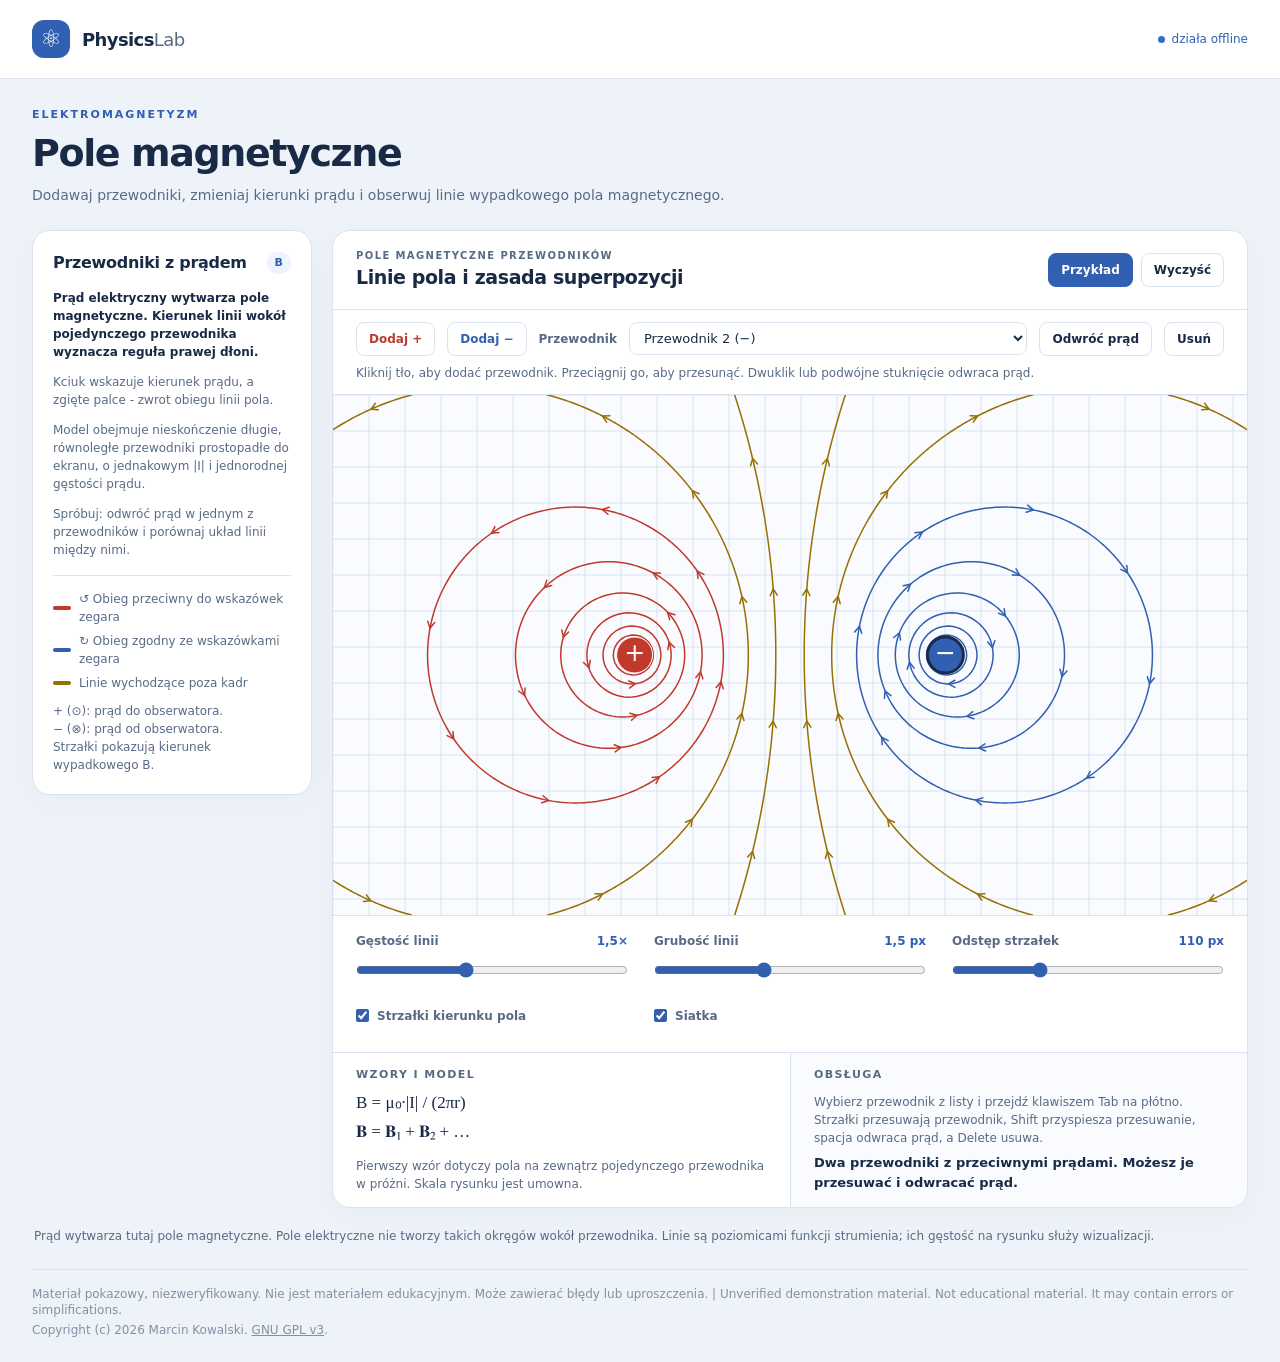
<file: magnetic-field.html>
<!DOCTYPE html>
<html lang="pl">
<head>
  <meta charset="UTF-8">
  <meta name="viewport" content="width=device-width, initial-scale=1">
  <title>Pole magnetyczne · PhysicsLab</title>
  <link rel="stylesheet" href="styles.css">
</head>
<body class="magnetic-lab">
  <header>
    <div class="header-inner">
      <div class="brand-mark">⚛</div>
      <a class="brand" href="./">Physics<span>Lab</span></a>
      <div class="offline">działa offline</div>
    </div>
  </header>
  <main>
    <section class="intro">
      <div class="eyebrow">Elektromagnetyzm</div>
      <h1>Pole magnetyczne</h1>
      <p class="muted">Dodawaj przewodniki, zmieniaj kierunki prądu i obserwuj linie wypadkowego pola magnetycznego.</p>
    </section>

    <div class="lab">
      <aside class="card lessons">
        <div class="section-top"><h2>Przewodniki z prądem</h2><span class="count-badge">B</span></div>
        <div class="lesson-info magnetic-model">
          <b>Prąd elektryczny wytwarza pole magnetyczne. Kierunek linii wokół pojedynczego przewodnika wyznacza reguła prawej dłoni.</b>
          <p>Kciuk wskazuje kierunek prądu, a zgięte palce - zwrot obiegu linii pola.</p>
          <p>Model obejmuje nieskończenie długie, równoległe przewodniki prostopadłe do ekranu, o jednakowym |I| i jednorodnej gęstości prądu.</p>
          <p>Spróbuj: odwróć prąd w jednym z przewodników i porównaj układ linii między nimi.</p>
        </div>
        <div class="legend">
          <span class="magnetic-positive"><i></i>↺ Obieg przeciwny do wskazówek zegara</span>
          <span class="magnetic-negative"><i></i>↻ Obieg zgodny ze wskazówkami zegara</span>
          <span class="magnetic-open"><i></i>Linie wychodzące poza kadr</span>
        </div>
        <p class="magnetic-note">+ (⊙): prąd do obserwatora.<br>− (⊗): prąd od obserwatora.<br>Strzałki pokazują kierunek wypadkowego B.</p>
      </aside>

      <section class="card workbench">
        <div class="bench-top">
          <div>
            <div class="bench-label">Pole magnetyczne przewodników</div>
            <div class="bench-title">Linie pola i zasada superpozycji</div>
          </div>
          <div class="bench-actions">
            <button id="exampleBtn" class="tool primary" type="button">Przykład</button>
            <button id="clearBtn" class="tool" type="button">Wyczyść</button>
          </div>
        </div>
        <div class="example-picker magnetic-toolbar">
          <button id="addPositive" class="tool magnetic-positive" type="button">Dodaj +</button>
          <button id="addNegative" class="tool magnetic-negative" type="button">Dodaj −</button>
          <label for="selection">Przewodnik</label>
          <select id="selection"><option value="">Brak przewodników</option></select>
          <button id="reverseBtn" class="tool" type="button" disabled>Odwróć prąd</button>
          <button id="deleteBtn" class="tool" type="button" disabled>Usuń</button>
          <p>Kliknij tło, aby dodać przewodnik. Przeciągnij go, aby przesunąć. Dwuklik lub podwójne stuknięcie odwraca prąd.</p>
        </div>
        <div class="stage magnetic-stage">
          <canvas id="fieldCanvas" tabindex="0" aria-label="Pole magnetyczne. Strzałki klawiatury przesuwają wybrany przewodnik, spacja odwraca prąd, Delete usuwa." aria-describedby="help">Twoja przeglądarka nie obsługuje Canvas.</canvas>
        </div>
        <div class="controls">
          <div class="ctl"><label for="density">Gęstość linii <output id="densityValue" for="density">1,5×</output></label><input id="density" type="range" min="0.5" max="3" step="0.1" value="1.5"></div>
          <div class="ctl"><label for="lineWidth">Grubość linii <output id="lineWidthValue" for="lineWidth">1,5 px</output></label><input id="lineWidth" type="range" min="0.5" max="3" step="0.25" value="1.5"></div>
          <div class="ctl"><label for="arrowGap">Odstęp strzałek <output id="arrowGapValue" for="arrowGap">110 px</output></label><input id="arrowGap" type="range" min="60" max="220" step="10" value="110"></div>
          <div class="ctl check"><label><input id="showArrows" type="checkbox" checked>Strzałki kierunku pola</label></div>
          <div class="ctl check"><label><input id="showGrid" type="checkbox" checked>Siatka</label></div>
        </div>
        <div class="formulas">
          <div>
            <h3>Wzory i model</h3>
            <div class="eq">B = μ₀·|I| / (2πr)<br>𝐁 = 𝐁₁ + 𝐁₂ + …</div>
            <p class="magnetic-note">Pierwszy wzór dotyczy pola na zewnątrz pojedynczego przewodnika w próżni. Skala rysunku jest umowna.</p>
          </div>
          <div>
            <h3>Obsługa</h3>
            <p id="help" class="magnetic-note">Wybierz przewodnik z listy i przejdź klawiszem Tab na płótno. Strzałki przesuwają przewodnik, Shift przyspiesza przesuwanie, spacja odwraca prąd, a Delete usuwa.</p>
            <div id="status" class="status" role="status" aria-live="polite"></div>
          </div>
        </div>
      </section>
    </div>
    <footer>Prąd wytwarza tutaj pole magnetyczne. Pole elektryczne nie tworzy takich okręgów wokół przewodnika. Linie są poziomicami funkcji strumienia; ich gęstość na rysunku służy wizualizacji.</footer>
  </main>

<footer class="project-notice" aria-label="Informacje o projekcie / Project information">
  <p>Materiał pokazowy, niezweryfikowany. Nie jest materiałem edukacyjnym. Może zawierać błędy lub uproszczenia. | Unverified demonstration material. Not educational material. It may contain errors or simplifications. </p>
  <p>Copyright (c) 2026 Marcin Kowalski. <a href="LICENSE" rel="license">GNU GPL v3</a>.</p>
</footer>
  <script>
    "use strict";
    const $ = id => document.getElementById(id);
    const canvas = $("fieldCanvas");
    const ctx = canvas.getContext("2d");
    const radius = 18, maxConductors = 12;
    const theme = getComputedStyle(document.body);
    const color = name => theme.getPropertyValue(`--field-${name}`).trim();
    const colors = { positive: color("positive"), negative: color("negative"), open: color("open") };
    let conductors = [], selectedId = null, nextId = 1;
    let width = 1, height = 1, initialized = false;
    let paths = [], geometryDirty = true, frame = 0;
    let gesture = null, lastTap = null;
    const pointers = new Set();
    const selected = () => conductors.find(c => c.id === selectedId);
    const clamp = (v, lo, hi) => Math.max(lo, Math.min(hi, v));
    function bounded(x, y) {
      const mx = Math.min(radius + 4, width / 2), my = Math.min(radius + 4, height / 2);
      return { x: clamp(x, mx, width - mx), y: clamp(y, my, height - my) };
    }
    function announce(message) { $("status").textContent = message; }
    function syncControls() {
      $("selection").replaceChildren();
      if (!conductors.length) $("selection").add(new Option("Brak przewodników", ""));
      for (const c of conductors) $("selection").add(new Option(`Przewodnik ${c.id} (${c.sign > 0 ? "+" : "−"})`, c.id));
      $("selection").value = selectedId === null ? "" : String(selectedId);
      $("reverseBtn").disabled = $("deleteBtn").disabled = !selected();
      $("addPositive").disabled = $("addNegative").disabled = conductors.length >= maxConductors;
    }
    function requestRender(rebuild = true) {
      geometryDirty ||= rebuild;
      if (!frame) frame = requestAnimationFrame(render);
    }
    // ψ = Σ I ln(r/R) outside a wire; the quadratic core models uniform current.
    // Screen y points down: B = (∂ψ/∂y, -∂ψ/∂x), so +I circulates counterclockwise.
    function streamAt(x, y) {
      let value = 0;
      for (const c of conductors) {
        const r2 = ((x - c.x) ** 2 + (y - c.y) ** 2) / radius ** 2;
        value += c.sign * (r2 >= 1 ? .5 * Math.log(r2) : .5 * (r2 - 1));
      }
      return value;
    }
    function fieldAt(x, y) {
      let bx = 0, by = 0;
      for (const c of conductors) {
        const dx = x - c.x, dy = y - c.y;
        const weight = c.sign / Math.max(dx * dx + dy * dy, radius * radius);
        bx += dy * weight; by -= dx * weight;
      }
      return { x: bx, y: by };
    }
    // Marching squares follows stream-function contours, avoiding integration drift.
    // Shared edge IDs join segments; an asymptotic decider resolves saddle cells.
    function buildContours() {
      if (!conductors.length) return [];
      const cell = Math.max(4, Math.sqrt(width * height / 45000));
      const nx = Math.max(1, Math.ceil(width / cell)), ny = Math.max(1, Math.ceil(height / cell));
      const sx = width / nx, sy = height / ny, stride = nx + 1;
      const values = new Float64Array(stride * (ny + 1));
      let low = Infinity, high = -Infinity;
      for (let y = 0; y <= ny; y++) for (let x = 0; x <= nx; x++) {
        const v = streamAt(x * sx, y * sy);
        values[y * stride + x] = v; low = Math.min(low, v); high = Math.max(high, v);
      }
      const spacing = Math.max(.55 / Number($("density").value), (high - low) / 120);
      const offset = .5; // Symmetric levels preserve geometry when all currents reverse; omit ψ = 0.
      const first = Math.ceil(low / spacing - offset), last = Math.floor(high / spacing - offset);
      const graphs = new Map(), verticalBase = nx * (ny + 1);
      for (let y = 0; y < ny; y++) for (let x = 0; x < nx; x++) {
        const a = values[y * stride + x], b = values[y * stride + x + 1];
        const c = values[(y + 1) * stride + x + 1], d = values[(y + 1) * stride + x];
        const start = Math.max(first, Math.ceil(Math.min(a, b, c, d) / spacing - offset));
        const end = Math.min(last, Math.floor(Math.max(a, b, c, d) / spacing - offset));
        for (let k = start; k <= end; k++) {
          const level = (k + offset) * spacing, v = [a - level, b - level, c - level, d - level];
          const edges = [];
          for (let e = 0; e < 4; e++) if ((v[e] > 0) !== (v[(e + 1) % 4] > 0)) edges.push(e);
          if (!edges.length) continue;
          let graph = graphs.get(k); if (!graph) graphs.set(k, graph = new Map());
          const ids = [y * nx + x, verticalBase + y * stride + x + 1, (y + 1) * nx + x, verticalBase + y * stride + x];
          const corners = [[x * sx, y * sy], [(x + 1) * sx, y * sy], [(x + 1) * sx, (y + 1) * sy], [x * sx, (y + 1) * sy]];
          const node = e => {
            const id = ids[e];
            if (!graph.has(id)) {
              const n = (e + 1) % 4, t = v[e] / (v[e] - v[n]);
              graph.set(id, { x: corners[e][0] + t * (corners[n][0] - corners[e][0]), y: corners[e][1] + t * (corners[n][1] - corners[e][1]), links: [] });
            }
            return id;
          };
          const connect = (e1, e2) => {
            const n1 = node(e1), n2 = node(e2);
            graph.get(n1).links.push(n2); graph.get(n2).links.push(n1);
          };
          if (edges.length === 2) connect(edges[0], edges[1]);
          else if (v[0] * v[2] - v[1] * v[3] > 0) { connect(0, 1); connect(2, 3); }
          else { connect(0, 3); connect(1, 2); }
        }
      }
      const result = [];
      for (const graph of graphs.values()) {
        const visited = new Set();
        function walk(start) {
          if (visited.has(start)) return;
          const points = [];
          let current = start, previous = null, closed = false;
          while (current !== undefined && !visited.has(current)) {
            visited.add(current);
            const p = graph.get(current); points.push({ x: p.x, y: p.y });
            const next = p.links.find(id => id !== previous);
            previous = current; current = next;
            if (current === start) { closed = true; break; }
          }
          if (points.length < 3) return;
          // Orient along B; signed area then determines the actual circulation.
          let alignment = 0;
          for (let i = 1; i < points.length; i++) {
            const p = points[i - 1], q = points[i], b = fieldAt((p.x + q.x) / 2, (p.y + q.y) / 2);
            alignment += (q.x - p.x) * b.x + (q.y - p.y) * b.y;
          }
          if (alignment < 0) points.reverse();
          let area = 0;
          if (closed) for (let i = 0; i < points.length; i++) {
            const p = points[i], q = points[(i + 1) % points.length]; area += p.x * q.y - q.x * p.y;
          }
          result.push({ points, closed, color: closed ? (area < 0 ? colors.positive : colors.negative) : colors.open });
        }
        for (const [id, p] of graph) if (p.links.length === 1) walk(id);
        for (const id of graph.keys()) walk(id);
      }
      return result;
    }
    function drawArrow(x, y, color) {
      if (conductors.some(c => Math.hypot(x - c.x, y - c.y) < radius + 9)) return;
      const b = fieldAt(x, y), magnitude = Math.hypot(b.x, b.y);
      if (magnitude < 1e-7) return;
      const ux = b.x / magnitude, uy = b.y / magnitude, size = 5 + Number($("lineWidth").value);
      ctx.beginPath();
      ctx.moveTo(x - ux * size - uy * size * .55, y - uy * size + ux * size * .55);
      ctx.lineTo(x, y);
      ctx.lineTo(x - ux * size + uy * size * .55, y - uy * size - ux * size * .55);
      ctx.strokeStyle = color; ctx.stroke();
    }
    function drawPath(path) {
      const points = path.points;
      ctx.beginPath(); ctx.moveTo(points[0].x, points[0].y);
      for (let i = 1; i < points.length; i++) ctx.lineTo(points[i].x, points[i].y);
      if (path.closed) ctx.closePath(); ctx.strokeStyle = path.color; ctx.stroke();
      if (!$("showArrows").checked) return;
      let total = 0;
      const count = points.length - (path.closed ? 0 : 1);
      for (let i = 0; i < count; i++) {
        const p = points[i], q = points[(i + 1) % points.length]; total += Math.hypot(q.x - p.x, q.y - p.y);
      }
      const number = Math.max(1, Math.floor(total / Number($("arrowGap").value))), gap = total / number;
      let distance = 0, target = gap * .5;
      for (let i = 0; i < count; i++) {
        const p = points[i], q = points[(i + 1) % points.length], length = Math.hypot(q.x - p.x, q.y - p.y);
        while (length > 0 && target <= distance + length) {
          const t = (target - distance) / length;
          drawArrow(p.x + t * (q.x - p.x), p.y + t * (q.y - p.y), path.color); target += gap;
        }
        distance += length;
      }
    }
    function render() {
      frame = 0;
      if (geometryDirty) { paths = buildContours(); geometryDirty = false; }
      ctx.fillStyle = color("background"); ctx.fillRect(0, 0, width, height);
      if ($("showGrid").checked) {
        ctx.strokeStyle = color("grid"); ctx.lineWidth = 1; ctx.beginPath();
        for (let x = 0; x <= width; x += 36) { ctx.moveTo(x, 0); ctx.lineTo(x, height); }
        for (let y = 0; y <= height; y += 36) { ctx.moveTo(0, y); ctx.lineTo(width, y); }
        ctx.stroke();
      }
      ctx.lineWidth = Number($("lineWidth").value); ctx.lineJoin = "round"; ctx.lineCap = "round";
      for (const path of paths) drawPath(path);
      for (const c of conductors) {
        ctx.beginPath(); ctx.arc(c.x, c.y, radius, 0, 2 * Math.PI);
        ctx.fillStyle = c.sign > 0 ? colors.positive : colors.negative; ctx.fill();
        ctx.lineWidth = c.id === selectedId ? 3 : 1;
        ctx.strokeStyle = c.id === selectedId ? color("selection") : color("symbol"); ctx.stroke();
        ctx.fillStyle = color("symbol"); ctx.textAlign = "center"; ctx.textBaseline = "middle"; ctx.font = `500 25px ${theme.fontFamily}`;
        ctx.fillText(c.sign > 0 ? "+" : "−", c.x, c.y - 1);
      }
      if (!conductors.length) {
        ctx.fillStyle = color("muted"); ctx.textAlign = "center"; ctx.font = `14px ${theme.fontFamily}`;
        ctx.fillText("Dotknij tła, aby dodać przewodnik", width / 2, height / 2);
      }
    }
    function canPlace(x, y, exceptId = null) {
      return conductors.every(c => c.id === exceptId || Math.hypot(c.x - x, c.y - y) >= 2 * radius + 6);
    }
    function addConductor(x, y, sign = 1) {
      const p = bounded(x, y);
      if (conductors.length >= maxConductors) { announce(`Maksymalnie ${maxConductors} przewodników.`); return null; }
      if (!canPlace(p.x, p.y)) { announce("Zachowaj odstęp między przewodnikami."); return null; }
      const c = { id: nextId++, ...p, sign }; conductors.push(c); selectedId = c.id;
      syncControls(); requestRender(); announce(`Dodano przewodnik ${c.id}.`); return c;
    }
    function addFromButton(sign) {
      for (let row = 0; row < Math.ceil(height / 50); row++) for (let col = 0; col < Math.ceil(width / 50); col++) {
        const p = bounded((width * .5 + col * 50) % width, (height * .5 + row * 50) % height);
        if (canPlace(p.x, p.y)) { addConductor(p.x, p.y, sign); return; }
      }
      announce("Brak miejsca. Przesuń lub usuń przewodnik.");
    }
    function reverseCurrent() {
      const c = selected(); if (!c) return;
      c.sign *= -1; lastTap = null; syncControls(); requestRender();
      announce(`Przewodnik ${c.id}: prąd ${c.sign > 0 ? "do obserwatora" : "od obserwatora"}.`);
    }
    function removeSelected() {
      if (!selected()) return;
      cancelGesture();
      conductors = conductors.filter(c => c.id !== selectedId);
      selectedId = conductors.at(-1)?.id ?? null; lastTap = null;
      syncControls(); requestRender(); announce("Usunięto przewodnik.");
    }
    function clearAll() {
      cancelGesture(); conductors = []; selectedId = null; lastTap = null;
      syncControls(); requestRender(); announce("Pusta scena. Dotknij tła lub użyj przycisku Dodaj.");
    }
    function example() {
      clearAll(); addConductor(width * .33, height * .5, 1); addConductor(width * .67, height * .5, -1);
      announce("Dwa przewodniki z przeciwnymi prądami. Możesz je przesuwać i odwracać prąd.");
    }
    function resize() {
      const rect = canvas.getBoundingClientRect(), oldWidth = width, oldHeight = height;
      const ratio = Math.min(window.devicePixelRatio || 1, 3);
      const nextWidth = Math.max(1, rect.width), nextHeight = Math.max(1, rect.height);
      if (initialized && width === nextWidth && height === nextHeight &&
          canvas.width === Math.round(nextWidth * ratio) && canvas.height === Math.round(nextHeight * ratio)) return;
      width = nextWidth; height = nextHeight;
      canvas.width = Math.round(width * ratio); canvas.height = Math.round(height * ratio);
      ctx.setTransform(canvas.width / width, 0, 0, canvas.height / height, 0, 0);
      cancelGesture(); lastTap = null;
      for (const c of conductors) Object.assign(c, bounded(c.x * width / oldWidth, c.y * height / oldHeight));
      for (const c of conductors) if (!canPlace(c.x, c.y, c.id)) {
        let found = false;
        for (let y = radius + 4; y < height - radius && !found; y += 44) {
          for (let x = radius + 4; x < width - radius; x += 44) if (canPlace(x, y, c.id)) {
            c.x = x; c.y = y; found = true; break;
          }
        }
      }
      if (!initialized) { initialized = true; example(); }
      requestRender();
    }
    function point(event) {
      const rect = canvas.getBoundingClientRect();
      return { x: (event.clientX - rect.left) * width / rect.width, y: (event.clientY - rect.top) * height / rect.height };
    }
    function hitAt(p, type) {
      const hitRadius = type === "mouse" ? radius + 6 : radius + 12;
      return conductors.filter(c => Math.hypot(c.x - p.x, c.y - p.y) <= hitRadius)
        .sort((a, b) => Math.hypot(a.x - p.x, a.y - p.y) - Math.hypot(b.x - p.x, b.y - p.y))[0];
    }
    function cancelGesture() {
      const old = gesture; gesture = null;
      if (old && canvas.hasPointerCapture(old.pointerId)) canvas.releasePointerCapture(old.pointerId);
    }
    canvas.addEventListener("pointerdown", event => {
      if (event.button !== 0) return;
      pointers.add(event.pointerId);
      if (pointers.size !== 1 || !event.isPrimary) { cancelGesture(); lastTap = null; return; }
      event.preventDefault(); canvas.focus({ preventScroll: true });
      const p = point(event), c = hitAt(p, event.pointerType);
      gesture = { pointerId: event.pointerId, id: c?.id ?? null, start: p, dx: c ? p.x - c.x : 0, dy: c ? p.y - c.y : 0, moved: false, time: performance.now() };
      if (c) { selectedId = c.id; syncControls(); requestRender(false); }
      canvas.setPointerCapture(event.pointerId);
    });
    function moveGesture(event) {
      if (!gesture || event.pointerId !== gesture.pointerId) return;
      const p = point(event);
      if (Math.hypot(p.x - gesture.start.x, p.y - gesture.start.y) > 8) { gesture.moved = true; lastTap = null; }
      if (!gesture.moved || gesture.id === null) return;
      const c = conductors.find(item => item.id === gesture.id); if (!c) return;
      const next = bounded(p.x - gesture.dx, p.y - gesture.dy);
      if (canPlace(next.x, next.y, c.id)) { Object.assign(c, next); requestRender(); }
    }
    canvas.addEventListener("pointermove", moveGesture);
    canvas.addEventListener("pointerup", event => {
      pointers.delete(event.pointerId);
      if (!gesture || event.pointerId !== gesture.pointerId) return;
      moveGesture(event);
      const g = gesture, p = point(event), now = performance.now(); cancelGesture();
      if (g.moved || now - g.time > 500 || p.x < 0 || p.y < 0 || p.x > width || p.y > height) { lastTap = null; return; }
      const c = conductors.find(item => item.id === g.id);
      if (g.id === null) { addConductor(p.x, p.y); lastTap = null; return; }
      if (!c) { lastTap = null; return; }
      selectedId = c.id;
      if (lastTap && lastTap.id === c.id && now - lastTap.time <= 360 && Math.hypot(p.x - lastTap.x, p.y - lastTap.y) <= 24) reverseCurrent();
      else { lastTap = { id: c.id, time: now, ...p }; syncControls(); requestRender(false); }
    });
    window.addEventListener("pointerup", event => pointers.delete(event.pointerId));
    window.addEventListener("pointercancel", event => {
      pointers.delete(event.pointerId); lastTap = null;
      if (gesture?.pointerId === event.pointerId) cancelGesture();
    });
    canvas.addEventListener("lostpointercapture", event => {
      pointers.delete(event.pointerId);
      if (gesture?.pointerId === event.pointerId) { gesture = null; lastTap = null; }
    });
    window.addEventListener("blur", () => { cancelGesture(); pointers.clear(); lastTap = null; });
    canvas.addEventListener("contextmenu", event => event.preventDefault());
    // Pointer Events handle every tap; no synthetic click/dblclick or duplicate touch listeners.
    $("addPositive").addEventListener("click", () => addFromButton(1));
    $("addNegative").addEventListener("click", () => addFromButton(-1));
    $("reverseBtn").addEventListener("click", reverseCurrent);
    $("deleteBtn").addEventListener("click", removeSelected);
    $("clearBtn").addEventListener("click", clearAll);
    $("exampleBtn").addEventListener("click", example);
    $("selection").addEventListener("change", () => { selectedId = Number($("selection").value) || null; lastTap = null; syncControls(); requestRender(false); });
    canvas.addEventListener("keydown", event => {
      if (event.key === "Delete" || event.key === "Backspace") { event.preventDefault(); removeSelected(); }
      if (event.code === "Space" && !event.repeat) { event.preventDefault(); reverseCurrent(); }
      const directions = { ArrowLeft: [-1, 0], ArrowRight: [1, 0], ArrowUp: [0, -1], ArrowDown: [0, 1] };
      const direction = directions[event.key], c = selected();
      if (direction && c) {
        event.preventDefault(); const step = event.shiftKey ? 20 : 5;
        const p = bounded(c.x + direction[0] * step, c.y + direction[1] * step);
        if (canPlace(p.x, p.y, c.id)) { Object.assign(c, p); requestRender(); }
      }
    });
    for (const id of ["density", "lineWidth", "arrowGap"]) $(id).addEventListener("input", () => {
      $(id + "Value").value = Number($(id).value).toLocaleString("pl-PL") + (id === "density" ? "×" : " px");
      requestRender(id === "density");
    });
    for (const id of ["showArrows", "showGrid"]) $(id).addEventListener("change", () => requestRender(false));
    new ResizeObserver(resize).observe(canvas.parentElement);
    window.addEventListener("resize", resize);
    resize();
  </script>
</body>
</html>
</file>
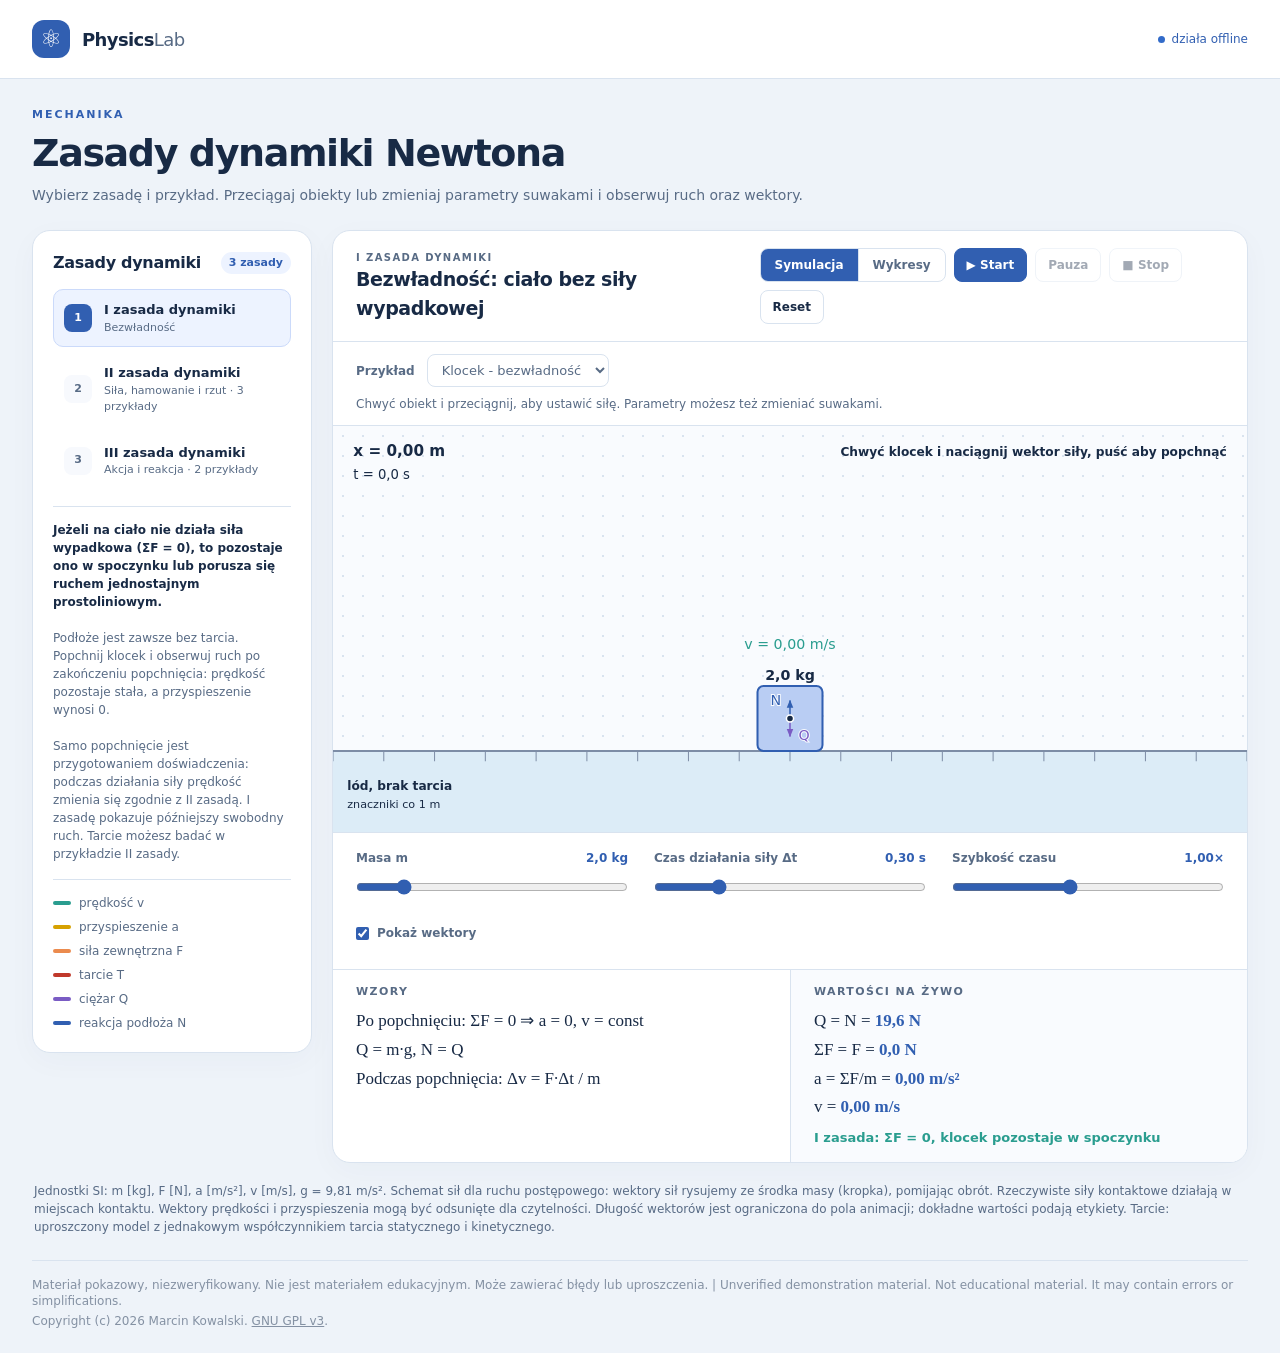
<file: newton.html>
<!doctype html>
<html lang="pl">
<head>
<meta charset="utf-8">
<meta name="viewport" content="width=device-width,initial-scale=1">
<title>Zasady dynamiki Newtona · PhysicsLab</title>
<link rel="stylesheet" href="styles.css">
</head>
<body>
<header>
  <div class="header-inner">
    <div class="brand-mark">⚛</div>
    <a class="brand" href="./">Physics<span>Lab</span></a>
    <div class="offline">działa offline</div>
  </div>
</header>

<main>
  <section class="intro">
    <div class="eyebrow">Mechanika</div>
    <h1>Zasady dynamiki Newtona</h1>
    <p class="muted">Wybierz zasadę i przykład. Przeciągaj obiekty lub zmieniaj parametry suwakami i obserwuj ruch oraz wektory.</p>
  </section>

  <div class="lab">
    <aside class="card lessons">
      <div class="section-top"><h2>Zasady dynamiki</h2><span class="count-badge">3 zasady</span></div>
      <div class="lesson-list" id="lessons"></div>
      <div class="lesson-info" id="law"></div>
      <div class="legend">
        <span style="--color:#2a9d8f"><i></i>prędkość v</span>
        <span style="--color:#d6a100"><i></i>przyspieszenie a</span>
        <span style="--color:#eb8b4e"><i></i>siła zewnętrzna F</span>
        <span style="--color:#c0392b"><i></i>tarcie T</span>
        <span style="--color:#7a5cc4"><i></i>ciężar Q</span>
        <span style="--color:#315fb1"><i></i>reakcja podłoża N</span>
      </div>
    </aside>

    <section class="card workbench">
      <div class="bench-top">
        <div>
          <div class="bench-label" id="bench-label"></div>
          <div class="bench-title" id="bench-title"></div>
        </div>
        <div class="bench-actions">
          <div class="seg" role="group" aria-label="Widok">
            <button type="button" id="view-sim" class="active" aria-pressed="true">Symulacja</button>
            <button type="button" id="view-graph" aria-pressed="false">Wykresy</button>
          </div>
          <button class="tool primary" id="btn-start" type="button">▶ Start</button>
          <button class="tool" id="btn-run" type="button">Pauza</button>
          <button class="tool" id="btn-stop" type="button">■ Stop</button>
          <button class="tool" id="btn-reset" type="button">Reset</button>
        </div>
      </div>

      <div class="example-picker">
        <label for="example">Przykład</label>
        <select id="example"></select>
        <p id="example-hint"></p>
      </div>

      <div class="stage">
        <svg id="svg" viewBox="0 0 900 400" role="img" aria-label="Symulacja"></svg>
      </div>

      <div class="controls" id="controls"></div>

      <div class="formulas">
        <div><h3>Wzory</h3><div class="eq" id="formulas"></div></div>
        <div><h3>Wartości na żywo</h3><div class="eq" id="live"></div><div class="status" id="status"></div></div>
      </div>
    </section>
  </div>

  <footer>Jednostki SI: m [kg], F [N], a [m/s²], v [m/s], g = 9,81 m/s². Schemat sił dla ruchu postępowego: wektory sił rysujemy ze środka masy (kropka), pomijając obrót. Rzeczywiste siły kontaktowe działają w miejscach kontaktu. Wektory prędkości i przyspieszenia mogą być odsunięte dla czytelności. Długość wektorów jest ograniczona do pola animacji; dokładne wartości podają etykiety. Tarcie: uproszczony model z jednakowym współczynnikiem tarcia statycznego i kinetycznego.</footer>
</main>

<footer class="project-notice" aria-label="Informacje o projekcie / Project information">
  <p>Materiał pokazowy, niezweryfikowany. Nie jest materiałem edukacyjnym. Może zawierać błędy lub uproszczenia. | Unverified demonstration material. Not educational material. It may contain errors or simplifications. </p>
  <p>Copyright (c) 2026 Marcin Kowalski. <a href="LICENSE" rel="license">GNU GPL v3</a>.</p>
</footer>

<script>
(() => {
'use strict';

const G = 9.81;
const SCALE = 50;          // px na metr w symulacjach 1 i 2
const GROUND = 320;
const BODY_WIDTH = 72, BODY_HEIGHT = 52;
const COLORS = { v: '#2a9d8f', a: '#d6a100', F: '#eb8b4e', T: '#c0392b', Q: '#7a5cc4', N: '#315fb1' };

const svg = document.getElementById('svg');
const $ = id => document.getElementById(id);
const sign = x => (x > 0) - (x < 0);
const clamp = (x, a, b) => Math.max(a, Math.min(b, x));
const f = (x, d = 1) => { const s = (Math.abs(x) < 0.5 * Math.pow(10, -d) ? 0 : x).toFixed(d); return s.replace('.', ','); };
const num = (x, d = 1, u = '') => `<span class="num">${f(x, d)}${u ? '&nbsp;' + u : ''}</span>`;

svg.innerHTML = `<defs>${Object.entries(COLORS).map(([k, c]) =>
  `<marker id="m-${k}" viewBox="0 0 10 10" refX="9" refY="5" markerUnits="userSpaceOnUse" markerWidth="8" markerHeight="8" orient="auto-start-reverse"><path d="M0 1L10 5L0 9z" fill="${c}"/></marker>`).join('')}</defs><g id="scene"></g>`;
const scene = svg.querySelector('#scene');

// mode: idle | running | paused | stopped
const state = { showVectors: true, speed: 1, mode: 'idle', view: 'sim' };
const VW = 900, VH = 400, GH = 640;

function arrow(x1, y1, x2, y2, key, label, dx = 0, dy = -7, always = false) {
  if (!state.showVectors && !always) return '';
  const vx = x2 - x1, vy = y2 - y1, length = Math.hypot(vx, vy), pad = 18;
  if ((length < 3 && key !== 'v') || x1 < pad || x1 > VW - pad || y1 < pad || y1 > VH - pad) return '';
  // Jeden współczynnik skraca obie składowe, zachowując kierunek wektora.
  // Mała prędkość zachowuje czytelny grot; zerowa ma samą etykietę.
  let ratio = length === 0 ? 1 : key === 'v' ? clamp(length, 8, 200) / length : Math.min(1, 200 / length);
  if (vx > 0) ratio = Math.min(ratio, (VW - pad - x1) / vx);
  if (vx < 0) ratio = Math.min(ratio, (pad - x1) / vx);
  if (vy > 0) ratio = Math.min(ratio, (VH - pad - y1) / vy);
  if (vy < 0) ratio = Math.min(ratio, (pad - y1) / vy);
  x2 = x1 + vx * ratio; y2 = y1 + vy * ratio;
  const labelPad = Math.min(VW / 2, Math.max(24, label.length * 4.5 + 12));
  const c = COLORS[key];
  return (length > 0 ? `<line x1="${x1}" y1="${y1}" x2="${x2}" y2="${y2}" stroke="${c}" stroke-width="1.5" marker-end="url(#m-${key})"/>` : '') +
    `<text x="${clamp(x2 + dx, labelPad, VW - labelPad)}" y="${clamp(y2 + dy, 20, VH - 14)}" text-anchor="middle" font-size="14" font-weight="400" style="fill:${c};paint-order:stroke;stroke:#f9fbfe;stroke-width:2px">${label}</text>`;
}

function horizontalForces(s, F) {
  const limit = s.p.mu * s.p.m * G;
  const T = s.v === 0 ? -sign(F) * Math.min(Math.abs(F), limit) : -sign(s.v) * limit;
  return { T, net: F + T, a: (F + T) / s.p.m };
}

function moveHorizontal(s, F, dt) {
  const { a } = horizontalForces(s, F);
  const stop = a * s.v < 0 ? -s.v / a : Infinity;
  if (stop <= dt) {
    s.x += s.v * stop + a * stop * stop / 2;
    s.v = 0;
    const rest = dt - stop, next = horizontalForces(s, F).a;
    s.x += next * rest * rest / 2;
    s.v = next * rest;
  } else {
    s.x += s.v * dt + a * dt * dt / 2;
    s.v += a * dt;
  }
}

function tickStep(span) {
  const base = 10 ** Math.floor(Math.log10(Math.max(span, 0.001)));
  return [1, 2, 5, 10].find(n => n * base >= span) * base;
}

function text(x, y, s, size = 13, anchor = 'start', weight = 500) {
  return `<text x="${x}" y="${y}" font-size="${size}" text-anchor="${anchor}" font-weight="${weight}">${s}</text>`;
}

function distanceMeasure(x1, x2, origin, s) {
  // Separate rows remain readable during contact and when both blocks pass zero.
  const measure = (x, y, value, label, color) => {
    const mid = clamp((x + origin) / 2, 105, 795);
    return `<path d="M${x} ${y - 5}v10 M${x} ${y}H${origin}" fill="none" stroke="${color}" stroke-width="2"/>
      <rect x="${mid - 95}" y="${y - 26}" width="190" height="21" rx="5" fill="#edf3ff"/>
      ${text(mid, y - 10, `${label} = ${f(Math.abs(value), 2)} m`, 16, 'middle', 700)}`;
  };
  return `<g class="distance-label" aria-label="Odległości środków bloków od punktu startowego">
    ${measure(x1, 167, s.x1, 'd₁', COLORS.N)}
    ${measure(x2, 201, s.x2, 'd₂', COLORS.F)}
    <path d="M${origin} 145V280" stroke="#586b85" stroke-dasharray="3 4"/>
    <circle class="start-point" cx="${origin}" cy="280" r="4" fill="#182a45"/>
    ${text(clamp(origin, 82, 818), 300, '0 · punkt startowy', 12, 'middle', 700)}
  </g>`;
}

function distanceReadout(s) {
  return `d₁ = |x₁| = ${num(Math.abs(s.x1), 2, 'm')}, d₂ = |x₂| = ${num(Math.abs(s.x2), 2, 'm')}`;
}

function twoBodyCamera(s, rest) {
  // Expand each world boundary only when a block reaches it. The faster block
  // stays at its edge while the slower one travels towards the opposite edge.
  // This is one affine camera: zero moves on screen, never in world space.
  const gap = s.phase === 'contact' ? 0 : Math.max(0, s.x2 - s.x1 - rest);
  const mid = (s.x1 + s.x2) / 2;
  const left = mid - gap / 2, right = mid + gap / 2;
  const lo = Math.min(-s.cameraExtent, left), hi = Math.max(s.cameraExtent, right);
  const k = 720 / (hi - lo), center = (lo + hi) / 2;
  const X = x => 450 + (x - center) * k;
  return { k, center, X, x1: X(left) - BODY_WIDTH / 2, x2: X(right) + BODY_WIDTH / 2 };
}

function ground(xpx, mu) {
  let s = `<rect x="0" y="${GROUND}" width="900" height="100" fill="${mu === 0 ? '#dcecf7' : '#e3e9f1'}"/>` +
    `<line x1="0" x2="900" y1="${GROUND}" y2="${GROUND}" stroke="#7d8da6" stroke-width="2"/>`;
  const off = ((xpx % SCALE) + SCALE) % SCALE;
  for (let i = -1; i < 20; i++) {
    const x = i * SCALE - off;
    s += `<line x1="${x}" x2="${x}" y1="${GROUND}" y2="${GROUND + 10}" stroke="#7d8da6"/>`;
  }
  if (mu === 0) s += text(14, GROUND + 38, 'lód, brak tarcia', 12, 'start', 600);
  else s += text(14, GROUND + 38, `podłoże: μ = ${f(mu, 2)}`, 12, 'start', 600);
  s += text(14, GROUND + 56, 'znaczniki co 1 m', 11);
  return s;
}

function block(w, h, label, fill = '#b9cdf3') {
  const x = 450 - w / 2, y = GROUND - h;
  return `<rect x="${x}" y="${y}" width="${w}" height="${h}" rx="6" fill="${fill}" stroke="#315fb1" stroke-width="2"/>` +
    `<text x="450" y="${y - 6}" text-anchor="middle" font-size="14" font-weight="750">${label}</text>`;
}

const FSCALE = 4; // px na 1 N dla wektora siły przeciąganego myszą

function dragForce(px, w) {
  const d = px - 450;
  return Math.abs(d) <= w / 2 ? 0 : clamp(Math.round(sign(d) * (Math.abs(d) - w / 2) / FSCALE), -50, 50);
}

function massCenter(x, y, always = false) {
  if (!state.showVectors && !always) return '';
  return `<circle class="mass-center" cx="${x}" cy="${y}" r="3.5" fill="#182a45" stroke="#fff" stroke-width="1.5"><title>Środek masy w modelu</title></circle>`;
}

function dragArrow(F, cy, label) {
  return arrow(450, cy, 450 + F * FSCALE, cy, 'F', label, 0, -10, true);
}

const kinematicPlots = [
  { label: 'Położenie x', unit: 'm', series: [{ k: 'x', name: 'x', c: COLORS.Q }] },
  { label: 'Prędkość v', unit: 'm/s', series: [{ k: 'v', name: 'v', c: COLORS.v }] },
  { label: 'Przyspieszenie a', unit: 'm/s²', series: [{ k: 'a', name: 'a', c: COLORS.a }] }
];

/* ---------- Symulacja 1: bezwładność ---------- */
const sim1 = {
  example: 'Klocek - bezwładność',
  label: 'I zasada dynamiki', title: 'Bezwładność: ciało bez siły wypadkowej',
  sub: 'Prawo bezwładności',
  law: '<b>Jeżeli na ciało nie działa siła wypadkowa (ΣF = 0), to pozostaje ono w spoczynku lub porusza się ruchem jednostajnym prostoliniowym.</b><br><br>Podłoże jest zawsze bez tarcia. Popchnij klocek i obserwuj ruch po zakończeniu popchnięcia: prędkość pozostaje stała, a przyspieszenie wynosi 0.<br><br>Samo popchnięcie jest przygotowaniem doświadczenia: podczas działania siły prędkość zmienia się zgodnie z II zasadą. I zasadę pokazuje późniejszy swobodny ruch. Tarcie możesz badać w przykładzie II zasady.',
  controls: [
    { id: 'm', label: 'Masa m', min: 0.5, max: 10, step: 0.5, value: 2, unit: 'kg', dec: 1 },
    { id: 'dt', label: 'Czas działania siły Δt', min: 0.1, max: 1, step: 0.05, value: 0.3, unit: 's', dec: 2 }
  ],
  buttons: [],
  formulas: 'Po popchnięciu: ΣF = 0 ⇒ a = 0, v = const<br>Q = m·g, N = Q<br>Podczas popchnięcia: Δv = F·Δt / m',
  plots: kinematicPlots,
  span: () => 10,
  sample(s) { return { x: s.x, v: s.v, a: this.calc(s).a }; },
  reset(s) { s.x = 0; s.v = 0; s.push = null; s.drag = null; },
  size(s) { return 56 + s.p.m * 4; },
  hit(s, p) { const w = this.size(s); return Math.abs(p.x - 450) <= w / 2 + 8 && p.y >= GROUND - w - 8 && p.y <= GROUND; },
  dragMove(s, p) { s.drag = { F: dragForce(p.x, this.size(s)) }; },
  dragEnd(s) {
    const F = s.drag ? s.drag.F : 0;
    s.drag = null;
    if (F) s.push = { F, left: s.p.dt };
    return !!F;
  },
  step(s, dt) {
    const active = s.push ? Math.min(dt, s.push.left) : 0;
    if (active > 0) {
      const a = s.push.F / s.p.m;
      s.x += s.v * active + a * active * active / 2;
      s.v += a * active;
      s.push.left -= active;
      if (s.push.left <= 1e-10) s.push = null;
    }
    s.x += s.v * (dt - active);
  },
  calc(s) {
    const { m } = s.p, Q = m * G, F = s.push ? s.push.F : 0;
    return { m, Q, N: Q, F, net: F, a: F / m };
  },
  render(s) {
    const c = this.calc(s), w = this.size(s), h = w, cy = GROUND - h / 2;
    const k = 0.9;
    let out = ground(s.x * SCALE, 0) + block(w, h, `${f(s.p.m, 1)} kg`);
    out += arrow(450, cy, 450, cy + c.Q * k, 'Q', 'Q', 14, 4);
    out += arrow(450, cy, 450, cy - c.N * k, 'N', 'N', -14, 4);
    if (!s.drag) out += arrow(450, cy, 450 + c.F * FSCALE, cy, 'F', `F = ${f(c.F, 0)} N`, 0, -10);
    out += arrow(450, GROUND - h - 28, 450 + s.v * 22, GROUND - h - 28, 'v', `v = ${f(s.v, 2)} m/s`, 0, -8);
    out += arrow(450, GROUND - h - 62, 450 + c.a * 22, GROUND - h - 62, 'a', `a = ${f(c.a, 2)} m/s²`, 0, -8);
    if (s.drag) {
      const F = s.drag.F;
      out += dragArrow(F, cy, `F = ${f(F, 0)} N`);
      out += text(450, 90, `Bez tarcia: Δv = F·Δt/m = ${f(F * s.p.dt / s.p.m, 2)} m/s`, 14, 'middle', 700);
    } else out += text(880, 30, 'Chwyć klocek i naciągnij wektor siły, puść aby popchnąć', 12, 'end', 600);
    out += text(20, 30, `x = ${f(s.x, 2)} m`, 15, 'start', 700);
    out += text(20, 52, `t = ${f(s.t, 1)} s`, 13);
    out += massCenter(450, cy, !!s.drag);
    return out;
  },
  readout(s) {
    const c = this.calc(s);
    const status = c.F !== 0 ? ['Przygotowanie - popchnięcie (II zasada): ΣF ≠ 0, prędkość się zmienia', 'warn']
      : s.v === 0 ? ['I zasada: ΣF = 0, klocek pozostaje w spoczynku', 'ok']
        : ['I zasada: ΣF = 0 ⇒ v = const, ruch jednostajny bez tarcia', 'ok'];
    return {
      eq: `Q = N = ${num(c.Q, 1, 'N')}<br>ΣF = F = ${num(c.net, 1, 'N')}<br>a = ΣF/m = ${num(c.a, 2, 'm/s²')}<br>v = ${num(s.v, 2, 'm/s')}`,
      status
    };
  }
};

/* ---------- Symulacja 2: F = m·a ---------- */
const sim2 = {
  example: 'Klocek - siła i przyspieszenie',
  label: 'II zasada dynamiki', title: 'F = m·a: siła nadaje przyspieszenie',
  sub: 'Przyspieszenie ∝ siła / masa',
  law: '<b>Przyspieszenie ciała jest wprost proporcjonalne do siły wypadkowej i odwrotnie proporcjonalne do jego masy: a = ΣF / m.</b><br><br>Spróbuj: podwój masę przy tej samej sile, a przyspieszenie spadnie o połowę. Dodaj tarcie i sprawdź, kiedy siła w ogóle poruszy klocek.',
  controls: [
    { id: 'm', label: 'Masa m', min: 0.5, max: 10, step: 0.5, value: 4, unit: 'kg', dec: 1 },
    { id: 'F', label: 'Siła zewnętrzna F', min: -50, max: 50, step: 1, value: 20, unit: 'N', dec: 0 },
    { id: 'mu', label: 'Współczynnik tarcia μ', min: 0, max: 0.6, step: 0.01, value: 0.1, unit: '', dec: 2 }
  ],
  buttons: [],
  formulas: 'a = ΣF / m<br>ΣF = F + T (siły ze znakiem)<br>|T| = μ·m·g podczas poślizgu<br>v = v₀ + a·t (dla stałego a)',
  plots: kinematicPlots,
  span: () => 10,
  sample(s) { return { x: s.x, v: s.v, a: s.a }; },
  reset(s) { s.x = 0; s.v = 0; s.a = 0; s.net = 0; s.T = 0; s.drag = null; },
  size(s) { return 56 + s.p.m * 4; },
  hit(s, p) { const w = this.size(s); return Math.abs(p.x - 450) <= w / 2 + 8 && p.y >= GROUND - w - 8 && p.y <= GROUND; },
  dragMove(s, p) { s.drag = true; setParam('F', dragForce(p.x, this.size(s))); },
  dragEnd(s) { s.drag = null; return state.mode === 'idle' && s.p.F !== 0; },
  step(s, dt) {
    moveHorizontal(s, s.p.F, dt);
    Object.assign(s, horizontalForces(s, s.p.F));
  },
  render(s) {
    Object.assign(s, horizontalForces(s, s.p.F));
    const { m, F, mu } = s.p, w = 56 + m * 4, h = 56 + m * 4, cy = GROUND - h / 2;
    let out = ground(s.x * SCALE, mu) + block(w, h, `${f(m, 1)} kg`);
    out += arrow(450, cy, 450, cy + m * G * 0.9, 'Q', 'Q', 14, 4);
    out += arrow(450, cy, 450, cy - m * G * 0.9, 'N', 'N', -14, 4);
    out += arrow(450, cy, 450 + F * FSCALE, cy, 'F', `F = ${f(F, 0)} N`, 0, -10, !!s.drag);
    if (!s.drag && !s.braking) out += text(880, 30, 'Chwyć klocek i naciągnij wektor siły F', 12, 'end', 600);
    out += arrow(450, cy, 450 + s.T * 4, cy, 'T', `T = ${f(s.T, 1)} N`, 0, 20);
    out += arrow(450, GROUND - h - 28, 450 + s.v * 22, GROUND - h - 28, 'v', `v = ${f(s.v, 2)} m/s`, 0, -8);
    out += arrow(450, GROUND - h - 62, 450 + s.a * 22, GROUND - h - 62, 'a', `a = ${f(s.a, 2)} m/s²`, 0, -8);
    out += text(20, 30, `x = ${f(s.x, 2)} m`, 15, 'start', 700);
    out += text(20, 52, `t = ${f(s.t, 1)} s`, 13);
    out += massCenter(450, cy, !!s.drag);
    return out;
  },
  readout(s) {
    const { m, F, mu } = s.p, Tmax = mu * m * G;
    const stuck = s.v === 0 && Math.abs(F) <= Tmax && F !== 0;
    return {
      eq: `T<sub>max</sub> = μ·m·g = ${num(Tmax, 1, 'N')}<br>ΣF = F + T = ${num(F, 0)} + (${num(s.T, 1)}) = ${num(s.net, 1, 'N')}<br>a = ΣF/m = ${num(s.net, 1)} / ${num(m, 1)} = ${num(s.a, 2, 'm/s²')}<br>v = ${num(s.v, 2, 'm/s')}`,
      status: stuck ? ['|F| ≤ T_max: tarcie statyczne równoważy siłę, klocek stoi', 'warn']
        : s.net === 0 ? ['ΣF = 0 ⇒ a = 0', 'ok'] : [`ΣF ≠ 0 ⇒ a = ${f(s.a, 2)} m/s²`, 'ok']
    };
  }
};

/* ---------- II zasada: hamowanie po nadaniu prędkości ---------- */
const sim6 = {
  example: 'Hamowanie - prędkość początkowa i tarcie',
  label: 'II zasada dynamiki', title: 'Tarcie: ruch jednostajnie opóźniony',
  resetOnParam: true,
  law: '<b>Klocek otrzymuje prędkość początkową v₀. Podczas ruchu działa na niego siła tarcia T = −μ·m·g, więc a = −μ·g.</b><br><br>Dla μ &gt; 0 prędkość maleje jednostajnie do zera. Po zatrzymaniu tarcie nie rozpędza klocka w przeciwną stronę.<br><br>Dla μ = 0 siła wypadkowa znika: klocek porusza się ze stałą prędkością, jak w I zasadzie. Masa zmienia siłę tarcia, ale nie opóźnienie.',
  hint: 'Ustaw v₀ i tarcie, następnie naciśnij Start. Kamera podąża za klockiem; przesuwające się podłoże pokazuje ruch.',
  controls: [
    { id: 'v0', label: 'Prędkość początkowa v₀', min: 0, max: 20, step: 0.5, value: 8, unit: 'm/s', dec: 1 },
    { id: 'mu', label: 'Współczynnik tarcia μ', min: 0, max: 1, step: 0.01, value: 0.2, unit: '', dec: 2 },
    { id: 'm', label: 'Masa m', min: 0.5, max: 10, step: 0.5, value: 2, unit: 'kg', dec: 1 }
  ],
  buttons: [], plots: kinematicPlots,
  formulas: 'Podczas ruchu: T = −μ·m·g, a = T/m = −μ·g<br>v = v₀ − μ·g·t (do zatrzymania)<br>x = v₀·t − ½μ·g·t² (do zatrzymania)<br>t stop = v₀/(μ·g), s stop = v₀²/(2μ·g) dla μ &gt; 0',
  span(s) { return s.p.mu > 0 ? Math.max(5, s.p.v0 / (s.p.mu * G) * 1.1) : 10; },
  reset(s) {
    s.x = 0; s.v = s.p.v0; s.t = 0; s.p.F = 0; s.drag = null; s.braking = true;
    Object.assign(s, horizontalForces(s, 0));
  },
  sample(s) { return { x: s.x, v: s.v, a: horizontalForces(s, 0).a }; },
  step(s, dt) {
    const stop = s.v === 0 ? 0 : s.p.mu > 0 ? s.v / (s.p.mu * G) : Infinity;
    const elapsed = Math.min(dt, stop);
    moveHorizontal(s, 0, elapsed);
    if (stop <= dt) { s.v = 0; setMode('stopped'); }
    Object.assign(s, horizontalForces(s, 0));
    return elapsed;
  },
  render(s) {
    return sim2.render(s) + text(450, 84, `v₀ = ${f(s.p.v0, 1)} m/s · μ = ${f(s.p.mu, 2)} · v = ${f(s.v, 2)} m/s`, 16, 'middle', 700);
  },
  readout(s) {
    const { mu, v0 } = s.p, c = horizontalForces(s, 0);
    const stopTime = v0 === 0 ? num(0, 2, 's') : mu > 0 ? num(v0 / (mu * G), 2, 's') : 'brak (μ = 0)';
    const stopDistance = v0 === 0 ? num(0, 2, 'm') : mu > 0 ? num(v0 ** 2 / (2 * mu * G), 2, 'm') : 'brak (μ = 0)';
    return {
      eq: `T = ${num(c.T, 2, 'N')}, a = ${num(c.a, 2, 'm/s²')}<br>v = ${num(s.v, 2, 'm/s')}, x = ${num(s.x, 2, 'm')}<br>t stop = ${stopTime}<br>s stop = ${stopDistance}`,
      status: s.v === 0 ? ['Klocek zatrzymany: v = 0, T = 0, a = 0', 'ok'] : mu === 0 ? ['Brak tarcia: ruch jednostajny, v = const', 'ok'] : ['Ruch jednostajnie opóźniony: a = −μ·g aż do zatrzymania', 'warn']
    };
  }
};

/* ---------- Symulacja 3: akcja i reakcja ---------- */
const sim3 = {
  example: 'Dwa bloki - akcja i reakcja',
  resetOnParam: true,
  label: 'III zasada dynamiki', title: 'Akcja i reakcja: dwa bloki i sprężyna',
  sub: 'Siły wzajemne F₁₂ = −F₂₁',
  law: '<b>Jeżeli ciało A działa na ciało B siłą F<sub>AB</sub>, to ciało B działa na A siłą F<sub>BA</sub> = −F<sub>AB</sub> (równa wartość, przeciwny zwrot, różne punkty przyłożenia).</b><br><br>Siły są równe, ale przyspieszenia już nie: a = F/m. Lżejszy blok rozpędza się mocniej, a suma pędów wciąż wynosi 0.<br><br>Model uproszczony: sprężyna przedstawia parę stałych sił działających przez zadany czas Δt.',
  controls: [
    { id: 'm1', label: 'Masa bloku 1 (m₁)', min: 0.5, max: 10, step: 0.5, value: 2, unit: 'kg', dec: 1 },
    { id: 'm2', label: 'Masa bloku 2 (m₂)', min: 0.5, max: 10, step: 0.5, value: 4, unit: 'kg', dec: 1 },
    { id: 'F', label: 'Siła sprężyny F', min: 5, max: 50, step: 1, value: 20, unit: 'N', dec: 0 },
    { id: 'T', label: 'Czas oddziaływania Δt', min: 0.1, max: 1.5, step: 0.05, value: 0.5, unit: 's', dec: 2 }
  ],
  buttons: [],
  formulas: 'F₁₂ = −F₂₁<br>a₁ = −F/m₁, a₂ = F/m₂<br>a₁ / a₂ = −m₂ / m₁<br>p₁ + p₂ = 0',
  plots: [
    { label: 'Położenie x', unit: 'm', series: [{ k: 'x1', name: 'blok 1 (m₁)', c: COLORS.N }, { k: 'x2', name: 'blok 2 (m₂)', c: COLORS.F }] },
    { label: 'Prędkość v', unit: 'm/s', series: [{ k: 'v1', name: 'blok 1', c: COLORS.N }, { k: 'v2', name: 'blok 2', c: COLORS.F }] },
    { label: 'Przyspieszenie a', unit: 'm/s²', series: [{ k: 'a1', name: 'blok 1', c: COLORS.N }, { k: 'a2', name: 'blok 2', c: COLORS.F }] }
  ],
  span: () => 5,
  sample(s) {
    const { m1, m2, F } = s.p, act = this.active(s);
    return { x1: s.x1, x2: s.x2, v1: s.v1, v2: s.v2, a1: act ? -F / m1 : 0, a2: act ? F / m2 : 0 };
  },
  reset(s) {
    s.x1 = -0.9; s.x2 = 0.9; s.v1 = 0; s.v2 = 0; s.launched = false; s.t = 0; s.drag = null;
    const { F, T, m1, m2 } = s.p;
    s.cameraExtent = Math.max(6, 0.3 + F / Math.min(m1, m2) * T * (5 - T / 2));
  },
  camera(s) { return twoBodyCamera(s, 1.2); },
  hit(s, p) {
    if (s.launched) return false;
    const camera = this.camera(s);
    for (const i of [1, 2]) {
      const cx = camera['x' + i];
      if (Math.abs(p.x - cx) <= BODY_WIDTH / 2 + 8 && p.y >= 280 - BODY_HEIGHT - 8 && p.y <= 280) { s.pick = i; return true; }
    }
    return false;
  },
  dragMove(s, p) {
    const cx = this.camera(s)['x' + s.pick];
    const distance = Math.abs(p.x - cx) - 36;
    s.drag = { px: clamp(p.x, 18, VW - 18), cx, F: distance > 0 ? clamp(Math.round(distance / FSCALE), 5, 50) : 0 };
  },
  dragEnd(s) {
    const F = s.drag ? s.drag.F : 0;
    if (!F) { s.drag = null; return false; }
    setParam('F', F);
    this.reset(s);
    s.launched = true;
    return true;
  },
  step(s, dt) {
    if (!s.launched) return;
    const { m1, m2, F, T } = s.p;
    const active = clamp(T - s.t, 0, dt);
    s.x1 += s.v1 * dt - F / m1 * active * (dt - active / 2);
    s.x2 += s.v2 * dt + F / m2 * active * (dt - active / 2);
    s.v1 -= F / m1 * active; s.v2 += F / m2 * active;
  },
  active(s) { return s.launched && s.t < s.p.T; },
  render(s) {
    const { m1, m2, F } = s.p, act = this.active(s);
    const { k, center, X, x1: cx1, x2: cx2 } = this.camera(s), Y = 280;
    let out = `<rect x="0" y="${Y}" width="900" height="140" fill="#dcecf7"/><line x1="0" x2="900" y1="${Y}" y2="${Y}" stroke="#7d8da6" stroke-width="2"/>`;
    const tick = tickStep(50 / k), extent = 450 / k;
    for (let m = Math.ceil((center - extent) / tick) * tick; m <= center + extent; m += tick) out += `<line x1="${X(m)}" x2="${X(m)}" y1="${Y}" y2="${Y + 8}" stroke="#7d8da6"/>`;
    out += text(14, Y + 38, `lód, brak tarcia · znaczniki co ${f(tick, 0)} m · kamera oddala się wraz z blokami`, 12, 'start', 600);

    const cart = (x, m, label, fill) => {
      return `<rect class="physics-body" x="${x - BODY_WIDTH / 2}" y="${Y - BODY_HEIGHT}" width="${BODY_WIDTH}" height="${BODY_HEIGHT}" fill="${fill}" stroke="#315fb1" stroke-width="1.5"/>` +
        text(x, Y - BODY_HEIGHT - 8, label, 14, 'middle', 500);
    };
    out += cart(cx1, m1, `1: ${f(m1, 1)} kg`, '#b9cdf3') + cart(cx2, m2, `2: ${f(m2, 1)} kg`, '#f6cfae');

    const gx1 = cx1 + 36, gx2 = cx2 - 36, sy = Y - 28;
    if (!s.launched || act) {
      let pts = `${gx1},${sy}`; const n = 8;
      for (let i = 0; i < n; i++) pts += ` ${gx1 + (gx2 - gx1) * (i + .5) / n},${sy + (i % 2 ? 9 : -9)}`;
      out += `<polyline fill="none" stroke="#586b85" stroke-width="2.5" points="${pts} ${gx2},${sy}"/>`;
    }
    out += distanceMeasure(cx1, cx2, X(0), s);
    const cy1 = Y - BODY_HEIGHT / 2, cy2 = cy1;
    // Para sił ma zawsze tę samą długość, również blisko brzegów.
    const forceLength = force => Math.min(force * FSCALE, 200, cx1 - 18, VW - 18 - cx2);
    const L = forceLength(F);
    if (s.drag) {
      const D = s.drag.F;
      out += arrow(cx1, cy1, cx1 - forceLength(D), cy1, 'F', `F₂₁ = ${f(D, 0)} N`, 0, 20, true);
      out += arrow(cx2, cy2, cx2 + forceLength(D), cy2, 'F', `F₁₂ = ${f(D, 0)} N`, 0, 20, true);
    } else if (act) {
      out += arrow(cx1, cy1, cx1 - L, cy1, 'F', 'F₂₁ (na 1)', 0, 20);
      out += arrow(cx2, cy2, cx2 + L, cy2, 'F', 'F₁₂ (na 2)', 0, 20);
      out += arrow(cx1, Y + 62, cx1 - F / m1 * 6, Y + 62, 'a', `a₁ = ${f(-F / m1, 1)}`, 0, 18);
      out += arrow(cx2, Y + 62, cx2 + F / m2 * 6, Y + 62, 'a', `a₂ = ${f(F / m2, 1)}`, 0, 18);
    }
    out += arrow(cx1, 90, cx1 + s.v1 * 14, 90, 'v', `v₁ = ${f(s.v1, 2)} m/s`, 0, -8);
    out += arrow(cx2, 124, cx2 + s.v2 * 14, 124, 'v', `v₂ = ${f(s.v2, 2)} m/s`, 0, -8);
    out += text(20, 30, s.launched ? (act ? 'sprężyna działa…' : 'oddziaływanie zakończone, ruch jednostajny') : 'Chwyć blok i odciągnij, aby ustawić siłę sprężyny. Puść, by zwolnić', 14, 'start', 700);
    out += text(20, 52, `t = ${f(s.t, 2)} s`, 13);
    out += massCenter(cx1, cy1, !!s.drag) + massCenter(cx2, cy2, !!s.drag);
    return out;
  },
  readout(s) {
    const { m1, m2, F } = s.p, p1 = m1 * s.v1, p2 = m2 * s.v2, act = this.active(s);
    return {
      eq: `${distanceReadout(s)}<br>F₁₂ = ${num(act ? F : 0, 1, 'N')}, F₂₁ = ${num(act ? -F : 0, 1, 'N')}<br>a₁ = ${num(act ? -F / m1 : 0, 2, 'm/s²')}, a₂ = ${num(act ? F / m2 : 0, 2, 'm/s²')}<br>p₁ = ${num(p1, 2)}, p₂ = ${num(p2, 2, 'kg·m/s')}<br>p₁ + p₂ = ${num(p1 + p2, 2, 'kg·m/s')}`,
      status: [act ? `|a₁|/|a₂| = m₂/m₁ = ${f(m2 / m1, 2)}` : s.launched ? 'Oddziaływanie zakończone: a₁ = a₂ = 0, pęd jest zachowany' : 'Start lub przeciągnięcie bloku zwalnia sprężynę', 'ok']
    };
  }
};

/* ---------- Symulacja 4: rzut ukośny ---------- */
const sim4 = {
  example: 'Rzut ukośny - ruch w polu grawitacyjnym',
  label: 'II zasada dynamiki', title: 'Rzut ukośny: ciężar nadaje przyspieszenie',
  sub: 'Zastosowanie II zasady dynamiki',
  law: '<b>II zasada dynamiki: a = ΣF/m. Po wystrzale działa tylko ciężar Q = m·g, więc aᵧ = −g, aₓ = 0.</b><br><br>Bez oporu powietrza vₓ jest stałe (zgodnie z I zasadą w kierunku poziomym), a vᵧ maleje. Na szczycie vᵧ = 0, ale grawitacja nadal działa. Masa nie zmienia toru lotu.<br><br>Chwyć obiekt i przeciągnij w kierunku wystrzału: kierunek wyznacza kąt, długość - prędkość początkową v₀. Puść, aby wystrzelić. Wektor v₀ opisuje prędkość nadaną przy wystrzale; nie jest siłą działającą w locie.<br><br>Suwaki umożliwiają dokładne ustawienia. Po kontakcie z podłożem obiekt zatrzymuje się bez odbicia. Reset przygotowuje kolejny rzut.',
  hint: 'Chwyć pomarańczowy obiekt i przeciągnij w prawo lub w górę, aby ustawić v₀ (1–40 m/s) i kąt (0–90°). Puść, aby wystrzelić. Reset pozwala celować ponownie.',
  resetOnParam: true,
  controls: [
    { id: 'v0', label: 'Prędkość początkowa v₀', min: 1, max: 40, step: 0.5, value: 18, unit: 'm/s', dec: 1 },
    { id: 'angle', label: 'Kąt wystrzału α', min: 0, max: 90, step: 1, value: 45, unit: '°', dec: 0 },
    { id: 'h0', label: 'Wysokość startowa h₀', min: 0, max: 20, step: 0.5, value: 2, unit: 'm', dec: 1 },
    { id: 'm', label: 'Masa obiektu m', min: 0.5, max: 10, step: 0.5, value: 2, unit: 'kg', dec: 1 }
  ],
  buttons: [],
  formulas: 'II zasada: a = ΣF/m<br>W locie: ΣFₓ = 0, ΣFᵧ = −m·g<br>aₓ = 0, aᵧ = −g (oś y w górę)<br>vₓ = v₀·cos α, vᵧ = v₀·sin α − g·t<br>x = v₀·cos α·t<br>h = h₀ + v₀·sin α·t − ½g·t²<br>h<sub>max</sub> = h₀ + (v₀·sin α)²/(2g)',
  plots: [
    { label: 'Położenie', unit: 'm', series: [{ k: 'x', name: 'x (poziomo)', c: COLORS.N }, { k: 'h', name: 'h (wysokość)', c: COLORS.F }] },
    { label: 'Prędkość', unit: 'm/s', series: [{ k: 'vx', name: 'vₓ', c: COLORS.N }, { k: 'vy', name: 'vᵧ', c: COLORS.F }] },
    { label: 'Przyspieszenie', unit: 'm/s²', series: [{ k: 'ax', name: 'aₓ', c: COLORS.N }, { k: 'ay', name: 'aᵧ', c: COLORS.F }] }
  ],
  span(s) { return Math.max(1, this.flight(s).duration); },
  sample(s) { return { x: s.x, h: s.y, vx: s.vx, vy: s.vy, ax: 0, ay: s.landed ? 0 : -G }; },
  flight(s) {
    const angle = s.p.angle * Math.PI / 180;
    const vx = s.p.angle === 90 ? 0 : s.p.v0 * Math.cos(angle), vy = s.p.v0 * Math.sin(angle);
    const duration = (vy + Math.sqrt(vy * vy + 2 * G * s.p.h0)) / G;
    return { vx, vy, duration, range: vx * duration, peak: s.p.h0 + vy * vy / (2 * G) };
  },
  reset(s) {
    const flight = this.flight(s);
    s.t = 0; s.x = 0; s.y = s.p.h0; s.vx = flight.vx; s.vy = flight.vy; s.landed = false; s.drag = null;
  },
  scale(s) {
    if (s.drag) return s.drag.k;
    const flight = this.flight(s);
    // Zostaw nad punktem startu miejsce na cały wektor v₀.
    return Math.min(55, 650 / Math.max(flight.range, 1), 205 / Math.max(flight.peak, 1), 60 / Math.max(s.p.h0, 1));
  },
  hit(s, p) {
    return s.t === 0 && !s.landed && state.mode !== 'running' && Math.hypot(p.x - 90, p.y - (310 - s.p.h0 * this.scale(s))) <= 24;
  },
  dragStart(s, p) {
    const k = this.scale(s);
    s.drag = { k, x: 90, y: 310 - s.p.h0 * k, start: p, v0: s.p.v0, angle: s.p.angle, ready: false };
  },
  dragMove(s, p) {
    const d = s.drag;
    if (!d) return;
    const dx = Math.max(0, p.x - d.x), dy = Math.max(0, d.y - p.y);
    d.ready = Math.hypot(p.x - d.start.x, p.y - d.start.y) >= 6 && Math.hypot(dx, dy) >= 6;
    if (d.ready) {
      setParam('angle', Math.round(Math.atan2(dy, dx) * 180 / Math.PI));
      setParam('v0', clamp(Math.round(Math.hypot(dx, dy) / 5 * 2) / 2, 1, 40));
    } else {
      setParam('angle', d.angle); setParam('v0', d.v0);
    }
    const flight = this.flight(s);
    s.vx = flight.vx; s.vy = flight.vy;
  },
  dragCancel(s) {
    if (!s.drag) return;
    setParam('v0', s.drag.v0); setParam('angle', s.drag.angle);
    this.reset(s);
  },
  dragEnd(s) {
    if (!s.drag?.ready) { this.dragCancel(s); return false; }
    this.reset(s);
    return true;
  },
  step(s, dt) {
    const flight = this.flight(s), t = Math.min(s.t + dt, flight.duration);
    s.x = flight.vx * t;
    s.y = Math.max(0, s.p.h0 + flight.vy * t - G * t * t / 2);
    s.vx = flight.vx; s.vy = flight.vy - G * t;
    if (t >= flight.duration) {
      s.y = 0; s.vx = 0; s.vy = 0; s.landed = true;
      setMode('stopped');
    }
    return t - s.t;
  },
  render(s) {
    const flight = this.flight(s), base = 310, left = 90;
    // Jednakowa skala obu osi i stały kadr przez cały lot.
    const k = this.scale(s);
    const X = x => left + x * k, Y = y => base - y * k;
    let out = `<rect x="0" y="320" width="900" height="80" fill="#e3e9f1"/><line x1="0" x2="900" y1="320" y2="320" stroke="#7d8da6" stroke-width="2"/>`;
    const tick = tickStep(65 / k);
    for (let x = 0; X(x) <= 840; x += tick) {
      out += `<line x1="${X(x)}" x2="${X(x)}" y1="80" y2="320" stroke="#d9e3ef" stroke-dasharray="3 6"/>`;
      out += text(X(x), 342, f(x, tick < 1 ? 1 : 0), 11, 'middle');
    }
    for (let y = 0; Y(y) >= 80; y += tick) {
      out += `<line x1="75" x2="840" y1="${Y(y)}" y2="${Y(y)}" stroke="#d9e3ef" stroke-dasharray="3 6"/>`;
      out += text(65, Y(y) + 4, f(y, tick < 1 ? 1 : 0), 11, 'end');
    }
    out += text(40, 76, 'h [m]', 12) + text(855, 342, 'x [m]', 12, 'middle');
    const path = until => Array.from({ length: 81 }, (_, i) => {
      const t = until * i / 80;
      return `${X(flight.vx * t)},${Y(Math.max(0, s.p.h0 + flight.vy * t - G * t * t / 2))}`;
    }).join(' ');
    // Podczas celowania kadr jest nieruchomy; po puszczeniu dopasuje się do całego toru.
    out += `<defs><clipPath id="flight-preview"><rect x="75" y="80" width="765" height="240"/></clipPath></defs>`;
    out += `<polyline points="${path(flight.duration)}" clip-path="url(#flight-preview)" fill="none" stroke="#9baec8" stroke-width="2" stroke-dasharray="6 6"/>`;
    out += `<polyline points="${path(s.t)}" fill="none" stroke="${COLORS.v}" stroke-width="3"/>`;
    const peakX = X(flight.vx * flight.vy / G), peakY = Y(flight.peak);
    if (peakX <= 840 && peakY >= 80) {
      out += `<circle cx="${peakX}" cy="${peakY}" r="4" fill="#7d8da6"/>`;
      out += text(clamp(peakX, 155, 745), peakY - 16, `h max = ${f(flight.peak, 2)} m`, 12, 'middle', 650);
    }
    const x = X(s.x), y = Y(s.y);
    if (s.p.h0 > 0) out += `<rect x="${left - 15}" y="${Y(s.p.h0) + 10}" width="30" height="${s.p.h0 * k}" rx="3" fill="#c4cfde"/>`;
    const aiming = s.t === 0 && !s.landed;
    if (aiming) {
      out += `<circle cx="${x}" cy="${y}" r="24" fill="#eb8b4e18" stroke="#eb8b4e" stroke-dasharray="3 4"/>`;
      if (s.drag) {
        const angle = s.p.angle * Math.PI / 180;
        out += `<line x1="${x}" y1="${y}" x2="${x + 48}" y2="${y}" stroke="#7d8da6" stroke-dasharray="3 3"/>`;
        if (angle > 0) out += `<path d="M ${x + 30} ${y} A 30 30 0 0 0 ${x + 30 * Math.cos(angle)} ${y - 30 * Math.sin(angle)}" fill="none" stroke="${COLORS.v}"/>`;
      }
    }
    out += `<circle cx="${x}" cy="${y}" r="10" fill="#eb8b4e" stroke="#a85424" stroke-width="2"/>`;
    const velocityScale = aiming ? 5 : 6;
    out += arrow(x, y, x + s.vx * velocityScale, y - s.vy * velocityScale, 'v', `${aiming ? 'v₀' : 'v'} = ${f(Math.hypot(s.vx, s.vy), 1)} m/s`, 0, -12, !!s.drag);
    const weightLength = s.landed ? Math.min(s.p.m * G * 0.9, VH - 18 - y, y - 18) : s.p.m * G * 0.9;
    out += arrow(x, y, x, y + weightLength, 'Q', 'Q', 16, 0);
    if (s.landed) out += arrow(x, y, x, y - weightLength, 'N', 'N', -16, 0);
    else out += arrow(x - 18, y, x - 18, y + 58, 'a', 'g', -16, 0);
    out += massCenter(x, y, !!s.drag);
    out += text(20, 28, `t = ${f(s.t, 2)} s · x = ${f(s.x, 2)} m · h = ${f(s.y, 2)} m`, 14, 'start', 700);
    out += text(880, 28, `α = ${f(s.p.angle, 0)}° · v₀ = ${f(s.p.v0, 1)} m/s`, 13, 'end');
    out += text(20, 378, 'Linia przerywana: przewidywany tor · zielona: przebyty tor · bez oporu powietrza', 12);
    return out;
  },
  readout(s) {
    const flight = this.flight(s);
    return {
      eq: `vₓ = ${num(s.vx, 2, 'm/s')}, vᵧ = ${num(s.vy, 2, 'm/s')}<br>h = ${num(s.y, 2, 'm')}, h<sub>max</sub> = ${num(flight.peak, 2, 'm')}<br>Zasięg = ${num(flight.range, 2, 'm')}<br>Czas lotu = ${num(flight.duration, 2, 's')}<br>Q = ${num(s.p.m * G, 1, 'N')}, aᵧ = ${num(s.landed ? 0 : -G, 2, 'm/s²')}`,
      status: [s.drag ? `Celowanie: α = ${f(s.p.angle, 0)}°, v₀ = ${f(s.p.v0, 1)} m/s - puść, aby wystrzelić` : s.landed ? 'Koniec lotu: N = Q, ΣF = 0. Reset pozwala celować ponownie.' : state.mode === 'idle' ? 'Przeciągnij obiekt i puść albo ustaw suwaki i naciśnij Start' : Math.abs(s.vy) < 0.1 ? 'Szczyt toru: vᵧ ≈ 0, przyspieszenie nadal wynosi g w dół' : s.vy > 0 ? 'Wznoszenie: vᵧ maleje, vₓ pozostaje stałe' : 'Opadanie: rośnie prędkość pionowa w dół', 'ok']
    };
  }
};

/* ---------- III zasada: rodzaje zderzeń ---------- */
const sim5 = {
  example: 'Zderzenie bloków - siły wzajemne',
  label: 'III zasada dynamiki', title: 'Zderzenia: równe siły, różne skutki',
  resetOnParam: true,
  law: '<b>W każdym rodzaju zderzenia F₁₂ = −F₂₁. Siły działają na różne bloki. Bez zewnętrznych sił poziomych całkowity pęd jest zachowany.</b><br><br><b>Sprężyste (e = 1):</b> energia kinetyczna po zderzeniu jest taka sama jak przed nim.<br><br><b>Częściowo niesprężyste (0 &lt; e &lt; 1):</b> bloki rozdzielają się, ale część energii ruchu przechodzi w ciepło i trwałe odkształcenia.<br><br><b>Doskonale niesprężyste (e = 0):</b> bloki łączą się i mają wspólną prędkość. Ubytek energii kinetycznej jest największy dla danych mas i prędkości początkowych.<br><br>e to stosunek względnej prędkości oddalania do względnej prędkości zbliżania. Kontakt pokazujemy schematycznie, z krótką fazą ściskania i odbicia. Rozmiary prostokątów na ekranie są stałe.',
  hint: 'Ustaw masy i prędkości, następnie naciśnij Start. Dodatnia prędkość oznacza ruch w prawo. Aby doszło do zderzenia, v₁₀ musi być większe od v₂₀. Zwolnij czas lub użyj pauzy, aby obejrzeć siły podczas kontaktu.',
  controls: [
    { id: 'kind', label: 'Rodzaj zderzenia', value: 1, options: [
      { value: 1, label: 'Sprężyste (e = 1)' },
      { value: 0.5, label: 'Częściowo niesprężyste (0 < e < 1)' },
      { value: 0, label: 'Doskonale niesprężyste (e = 0)' }
    ] },
    { id: 'e', label: 'Współczynnik restytucji e', min: 0, max: 1, step: 0.05, value: 1, unit: '', dec: 2 },
    { id: 'm1', label: 'Masa bloku 1 (m₁)', min: 0.5, max: 10, step: 0.5, value: 2, unit: 'kg', dec: 1 },
    { id: 'm2', label: 'Masa bloku 2 (m₂)', min: 0.5, max: 10, step: 0.5, value: 4, unit: 'kg', dec: 1 },
    { id: 'u1', label: 'Prędkość początkowa v₁₀', min: -6, max: 6, step: 0.5, value: 3, unit: 'm/s', dec: 1 },
    { id: 'u2', label: 'Prędkość początkowa v₂₀', min: -6, max: 6, step: 0.5, value: -1, unit: 'm/s', dec: 1 }
  ],
  buttons: [],
  formulas: 'F₁₂ = −F₂₁, Δp₁ = −Δp₂<br>p = m₁·v₁ + m₂·v₂ = const<br>M = m₁ + m₂, V = p/M<br>Po zderzeniu:<br>v₁′ = V − e·m₂/M·(v₁₀−v₂₀)<br>v₂′ = V + e·m₁/M·(v₁₀−v₂₀)<br>ΔE = ½·m₁m₂/M·(1−e²)·(v₁₀−v₂₀)²<br>Dla e = 0: v₁′ = v₂′ = V',
  paramChanged(s, id) {
    if (id === 'kind') setParam('e', s.p.kind);
    if (id === 'e') setParam('kind', s.p.e === 0 ? 0 : s.p.e === 1 ? 1 : 0.5);
  },
  plots: [
    ...sim3.plots.slice(0, 2),
    { label: 'Siła kontaktu F', unit: 'N', series: [{ k: 'F1', name: 'F₂₁ na blok 1', c: COLORS.N }, { k: 'F2', name: 'F₁₂ na blok 2', c: COLORS.F }] }
  ],
  span(s) { return Number.isFinite(s.contact.at) ? Math.max(5, s.contact.at + s.contact.duration + 2) : 5; },
  sample(s) { return { x1: s.x1, x2: s.x2, v1: s.v1, v2: s.v2, F1: -s.force, F2: s.force }; },
  reset(s) {
    const { m1, m2, u1, u2, e } = s.p, relative = u1 - u2;
    // Środki są początkowo oddalone o 6 m. Zderzaki dotykają się przy 1,2 m.
    // Dobór sztywności ogranicza ugięcie do 0,5 m, bez przenikania korpusów.
    const omega = Math.max(Math.PI / 0.8, relative / 0.5);
    s.contact = { at: relative > 0 ? 4.8 / relative : Infinity, duration: Math.PI / omega * (e === 0 ? 0.5 : 1),
      omega, restAfter: 1.2 - (1 - e) * Math.max(0, relative) / omega,
      reducedMass: m1 * m2 / (m1 + m2), cmVelocity: (m1 * u1 + m2 * u2) / (m1 + m2) };
    s.t = 0; s.drag = null;
    this.evaluate(s, 0);
    const future = { p: s.p, contact: s.contact };
    const end = Number.isFinite(s.contact.at) ? s.contact.at + s.contact.duration : 0;
    this.evaluate(future, end + 5);
    const rest = Number.isFinite(s.contact.at) ? s.contact.restAfter : 1.2;
    s.cameraExtent = Math.max(6, Math.abs(future.x1 + rest / 2), Math.abs(future.x2 - rest / 2));
  },
  evaluate(s, t) {
    const { m1, m2, u1, u2, e } = s.p, c = s.contact, total = m1 + m2;
    s.force = 0; s.elasticEnergy = 0; s.dissipatedEnergy = 0;
    if (t < c.at || !Number.isFinite(c.at)) {
      s.x1 = -3 + u1 * t; s.x2 = 3 + u2 * t;
      s.v1 = u1; s.v2 = u2;
      s.phase = Number.isFinite(c.at) ? 'approach' : 'apart';
      return;
    }
    const elapsed = t - c.at, relative = u1 - u2;
    const center = (m1 * -3 + m2 * 3) / total + c.cmVelocity * t;
    const relativeEnergy = c.reducedMass * relative ** 2 / 2, half = Math.PI / (2 * c.omega);
    let separation, relativeVelocity;
    if (elapsed < c.duration) {
      let compression;
      if (elapsed < half) {
        const angle = c.omega * elapsed;
        compression = relative / c.omega * Math.sin(angle);
        relativeVelocity = relative * Math.cos(angle);
        s.force = c.reducedMass * c.omega * relative * Math.sin(angle);
        const transferred = relativeEnergy * Math.sin(angle) ** 2;
        s.elasticEnergy = e ** 2 * transferred;
        s.dissipatedEnergy = (1 - e ** 2) * transferred;
      } else {
        const angle = c.omega * (elapsed - half);
        compression = relative / c.omega * (1 - e + e * Math.cos(angle));
        relativeVelocity = -e * relative * Math.sin(angle);
        s.force = c.reducedMass * c.omega * e * relative * Math.cos(angle);
        s.elasticEnergy = relativeEnergy * (e * Math.cos(angle)) ** 2;
        s.dissipatedEnergy = relativeEnergy * (1 - e ** 2);
      }
      separation = 1.2 - compression;
      s.phase = 'contact';
    } else {
      separation = c.restAfter + e * relative * (elapsed - c.duration);
      relativeVelocity = -e * relative;
      s.dissipatedEnergy = relativeEnergy * (1 - e ** 2);
      s.phase = 'after';
    }
    s.x1 = center - m2 / total * separation;
    s.x2 = center + m1 / total * separation;
    s.v1 = c.cmVelocity + m2 / total * relativeVelocity;
    s.v2 = c.cmVelocity - m1 / total * relativeVelocity;
  },
  step(s, dt) { this.evaluate(s, s.t + dt); },
  camera(s) {
    return twoBodyCamera(s, s.phase === 'after' ? s.contact.restAfter : 1.2);
  },
  render(s) {
    const { m1, m2 } = s.p, { center, k, X, x1, x2 } = this.camera(s), Y = 280;
    const cy1 = Y - BODY_HEIGHT / 2, cy2 = cy1;
    let out = `<rect x="0" y="${Y}" width="900" height="120" fill="#dcecf7"/><line x1="0" x2="900" y1="${Y}" y2="${Y}" stroke="#7d8da6" stroke-width="2"/>`;
    const tick = tickStep(60 / k);
    for (let x = Math.ceil((center - 450 / k) / tick) * tick; X(x) <= 900; x += tick) {
      out += `<line x1="${X(x)}" x2="${X(x)}" y1="${Y}" y2="${Y + 8}" stroke="#7d8da6"/>`;
    }
    const cart = (x, m, i, fill) => {
      return `<rect class="physics-body" x="${x - BODY_WIDTH / 2}" y="${Y - BODY_HEIGHT}" width="${BODY_WIDTH}" height="${BODY_HEIGHT}" fill="${fill}" stroke="#315fb1" stroke-width="1.5"/>` +
        text(x, Y - BODY_HEIGHT - 14, `${i}: ${f(m, 1)} kg`, 13, 'middle', 500);
    };
    out += cart(x1, m1, 1, '#b9cdf3') + cart(x2, m2, 2, '#f6cfae');
    out += distanceMeasure(x1, x2, X(0), s);
    if (s.phase === 'after' && s.p.e === 0) {
      out += `<line x1="${x1}" y1="${Y - 8}" x2="${x2}" y2="${Y - 8}" stroke="#586b85" stroke-width="2"/>`;
      out += text(450, Y + 58, 'Połączone bloki - wspólna prędkość', 13, 'middle', 500);
    }
    if (s.phase === 'contact') {
      const length = Math.min(170, s.force * 2, x1 - 18, VW - 18 - x2);
      out += arrow(x1, cy1, x1 - length, cy1, 'F', `F₂₁ = ${f(-s.force, 1)} N`, 0, -12);
      out += arrow(x2, cy2, x2 + length, cy2, 'F', `F₁₂ = ${f(s.force, 1)} N`, 0, -12);
      out += arrow(x1, 342, x1 - s.force / m1 * 5, 342, 'a', `a₁ = ${f(-s.force / m1, 1)} m/s²`, 0, -10);
      out += arrow(x2, 374, x2 + s.force / m2 * 5, 374, 'a', `a₂ = ${f(s.force / m2, 1)} m/s²`, 0, -10);
    }
    out += arrow(x1, 92, x1 + s.v1 * 22, 92, 'v', `v₁ = ${f(s.v1, 2)} m/s`, 0, -10);
    out += arrow(x2, 124, x2 + s.v2 * 22, 124, 'v', `v₂ = ${f(s.v2, 2)} m/s`, 0, -10);
    const phase = s.phase === 'contact' ? 'Kontakt: F₁₂ = −F₂₁' : s.phase === 'after' ? 'Po zderzeniu: siły kontaktu znikają' : s.phase === 'apart' ? 'Przy tych prędkościach nie dojdzie do zderzenia' : 'Bloki zbliżają się do kontaktu';
    out += text(20, 28, state.mode === 'idle' ? 'Ustaw prędkości i naciśnij Start' : phase, 14, 'start', 700);
    out += text(20, 50, `t = ${f(s.t, 2)} s · x₁ = ${f(s.x1, 2)} m · x₂ = ${f(s.x2, 2)} m`, 12);
    out += text(20, 324, `Bez tarcia · e = ${f(s.p.e, 2)} · kamera oddala się przy brzegach · rozmiary bloków umowne`, 12);
    out += massCenter(x1, cy1) + massCenter(x2, cy2);
    return out;
  },
  readout(s) {
    const { m1, m2, u1, u2 } = s.p;
    const p0 = m1 * u1 + m2 * u2, p = m1 * s.v1 + m2 * s.v2;
    const energy = (m1 * s.v1 ** 2 + m2 * s.v2 ** 2) / 2;
    return {
      eq: `${distanceReadout(s)}<br>F₂₁ = ${num(-s.force, 2, 'N')}, F₁₂ = ${num(s.force, 2, 'N')}<br>a₁ = ${num(-s.force / m1, 2, 'm/s²')}, a₂ = ${num(s.force / m2, 2, 'm/s²')}<br>v₁ = ${num(s.v1, 2, 'm/s')}, v₂ = ${num(s.v2, 2, 'm/s')}<br>p początkowy = ${num(p0, 2, 'kg·m/s')}<br>p teraz = ${num(p, 2, 'kg·m/s')}<br>E kin. = ${num(energy, 2, 'J')}, E spr. = ${num(s.elasticEnergy, 2, 'J')}<br>Energia rozproszona = ${num(s.dissipatedEnergy, 2, 'J')}<br>E kin. + E spr. + E rozpr. = ${num(energy + s.elasticEnergy + s.dissipatedEnergy, 2, 'J')}`,
      status: [s.phase === 'contact' ? 'III zasada: równe wartości sił, przeciwne zwroty, dwa różne bloki' : s.phase === 'after' ? (s.p.e === 0 ? 'Doskonale niesprężyste: bloki połączone, pęd zachowany' : s.p.e === 1 ? 'Sprężyste: pęd i energia kinetyczna zachowane' : 'Częściowo niesprężyste: pęd zachowany, część energii ruchu rozproszona') : s.phase === 'apart' ? 'Brak zderzenia: ustaw v₁₀ > v₂₀' : 'Przed kontaktem siły wzajemne wynoszą 0', s.phase === 'apart' ? 'warn' : 'ok']
    };
  }
};

const sims = [sim1, sim2, sim3, sim4, sim5, sim6];
const lessons = [
  { label: sim1.label, sub: 'Bezwładność', examples: [0], selected: 0 },
  { label: sim2.label, sub: 'Siła, hamowanie i rzut · 3 przykłady', examples: [1, 5, 3], selected: 1 },
  { label: sim3.label, sub: 'Akcja i reakcja · 2 przykłady', examples: [2, 4], selected: 2 }
];
let cur = 0, S = null;

function load(i) {
  cancelDrag();
  cur = i;
  const sim = sims[i];
  const lessonIndex = lessons.findIndex(lesson => lesson.examples.includes(i));
  const lesson = lessons[lessonIndex];
  lesson.selected = i;
  S = { p: {}, t: 0 };
  sim.controls.forEach(c => { S.p[c.id] = c.value; });
  sim.reset(S);
  setMode('idle');
  $('bench-label').textContent = sim.label;
  $('bench-title').textContent = sim.title;
  svg.setAttribute('aria-label', sim.title);
  $('law').innerHTML = sim.law;
  $('formulas').innerHTML = sim.formulas;
  $('example').innerHTML = lesson.examples.map(index => `<option value="${index}"${index === i ? ' selected' : ''}>${sims[index].example}</option>`).join('');
  $('example').value = String(i);
  $('example').disabled = lesson.examples.length === 1;
  $('example-hint').textContent = sim.hint || 'Chwyć obiekt i przeciągnij, aby ustawić siłę. Parametry możesz też zmieniać suwakami.';
  document.querySelectorAll('.lesson').forEach((b, j) => {
    b.classList.toggle('active', j === lessonIndex);
    b.setAttribute('aria-pressed', j === lessonIndex ? 'true' : 'false');
  });
  buildControls(sim);
  render();
}

const ctl = {};

function setParam(id, v) {
  S.p[id] = v;
  const c = ctl[id];
  if (c) { c.input.value = v; if (c.output) c.output.textContent = `${f(v, c.def.dec)} ${c.def.unit}`; }
}

function buildControls(sim) {
  const box = $('controls');
  box.innerHTML = '';
  Object.keys(ctl).forEach(k => delete ctl[k]);
  sim.controls.forEach(c => {
    const d = document.createElement('div');
    d.className = 'ctl';
    d.innerHTML = c.options
      ? `<label for="c-${c.id}">${c.label}</label><select id="c-${c.id}">${c.options.map(o => `<option value="${o.value}"${o.value === S.p[c.id] ? ' selected' : ''}>${o.label.replaceAll('<', '&lt;')}</option>`).join('')}</select>`
      : `<label for="c-${c.id}">${c.label}<output>${f(S.p[c.id], c.dec)} ${c.unit}</output></label><input id="c-${c.id}" type="range" min="${c.min}" max="${c.max}" step="${c.step}" value="${S.p[c.id]}">`;
    ctl[c.id] = { def: c, input: d.querySelector(c.options ? 'select' : 'input'), output: c.options ? null : d.querySelector('output') };
    ctl[c.id].input.addEventListener(c.options ? 'change' : 'input', e => {
      const value = +e.target.value;
      if (sim.resetOnParam) cancelDrag();
      setParam(c.id, value);
      sim.paramChanged?.(S, c.id);
      if (sim.resetOnParam) { sim.reset(S); setMode('idle'); }
      render();
    });
    box.appendChild(d);
  });
  const extra = document.createElement('div');
  extra.className = 'ctl';
  extra.innerHTML = `<label for="c-speed">Szybkość czasu<output>${f(state.speed, 2)}×</output></label><input id="c-speed" type="range" min="0.25" max="2" step="0.25" value="${state.speed}">`;
  extra.querySelector('input').addEventListener('input', e => { state.speed = +e.target.value; extra.querySelector('output').textContent = `${f(state.speed, 2)}×`; });
  box.appendChild(extra);

  const chk = document.createElement('div');
  chk.className = 'ctl check';
  chk.innerHTML = `<label><input type="checkbox" ${state.showVectors ? 'checked' : ''}> Pokaż wektory</label>`;
  chk.querySelector('input').addEventListener('change', e => { state.showVectors = e.target.checked; render(); });
  box.appendChild(chk);

  if (sim.resetOnParam) {
    const note = document.createElement('p');
    note.className = 'control-note';
    note.textContent = 'Zmiana parametrów przygotowuje nową próbę. Uruchom ją przyciskiem Start' + (sim.hit ? ' lub przeciągnięciem obiektu.' : '.');
    box.appendChild(note);
  }

  if (sim.buttons.length) {
    const b = document.createElement('div');
    b.className = 'ctl buttons';
    sim.buttons.forEach(def => {
      const btn = document.createElement('button');
      btn.type = 'button';
      btn.className = 'tool' + (def.primary ? ' primary' : '');
      btn.textContent = def.text;
      btn.addEventListener('click', () => { def.fn.call(sim, S); setMode('running'); render(); });
      b.appendChild(btn);
    });
    box.appendChild(b);
  }
}

function setMode(m) {
  state.mode = m;
  if (m === 'idle' && S) S.hist = [];
  $('btn-run').textContent = m === 'paused' ? 'Wznów' : 'Pauza';
  $('btn-run').disabled = m !== 'running' && m !== 'paused';
  $('btn-stop').disabled = m !== 'running' && m !== 'paused';
  $('btn-start').textContent = m === 'idle' ? '▶ Start' : '▶ Start od nowa';
}

function record() {
  const sim = sims[cur];
  if (cur === 2 && !S.launched) return;
  const h = S.hist || (S.hist = []);
  if (h.length && S.t < h[h.length - 1].t) h.length = 0;
  const last = h[h.length - 1];
  if (!last || S.t - last.t >= 0.04 || (state.mode !== 'running' && S.t > last.t)) {
    h.push({ t: S.t, ...sim.sample(S) });
    if (h.length > 6000) h.shift();
  }
}

function niceTicks(lo, hi, n) {
  const step = tickStep((hi - lo) / n), ticks = [];
  for (let v = Math.ceil(lo / step - 1e-9) * step; v <= hi + 1e-9; v += step) ticks.push(+v.toFixed(10));
  return { step, ticks };
}

function graphView() {
  const sim = sims[cur], hist = S.hist || [], plots = sim.plots;
  const L = 82, R = 24, top = 14, gap = 46, ph = (GH - top - 50 - gap * (plots.length - 1)) / plots.length, pw = VW - L - R;
  const tEnd = hist.length ? hist[hist.length - 1].t : 0;
  let t1 = Math.max(sim.span(S), tEnd);
  const tt = tickStep(t1 / 8);
  t1 = Math.ceil(t1 / tt - 1e-9) * tt;
  const tx = niceTicks(0, t1, 8), X = t => L + t / t1 * pw;
  const dec = step => Math.max(0, -Math.floor(Math.log10(step) + 1e-9));
  let out = '';
  plots.forEach((pl, i) => {
    const y0 = top + i * (ph + gap);
    let lo = 0, hi = 0;
    hist.forEach(p => pl.series.forEach(se => { lo = Math.min(lo, p[se.k]); hi = Math.max(hi, p[se.k]); }));
    if (hi - lo < 1e-6) { lo = -1; hi = 1; }
    const pad = (hi - lo) * 0.1;
    lo -= pad * 0.6; hi += pad * 2.2;
    const yt = niceTicks(lo, hi, 4), Y = v => y0 + ph - (v - lo) / (hi - lo) * ph;
    out += `<rect x="${L}" y="${y0}" width="${pw}" height="${ph}" fill="#fff" stroke="#d9e3ef"/>`;
    yt.ticks.forEach(v => {
      out += `<line x1="${L}" x2="${L + pw}" y1="${Y(v)}" y2="${Y(v)}" stroke="${v === 0 ? '#7d8da6' : '#e6edf6'}" stroke-width="${v === 0 ? 1.5 : 1}"/>` +
        text(L - 8, Y(v) + 4, f(v, dec(yt.step)), 11, 'end');
    });
    tx.ticks.forEach(t => {
      out += `<line x1="${X(t)}" x2="${X(t)}" y1="${y0}" y2="${y0 + ph}" stroke="#e6edf6"/>` +
        text(X(t), y0 + ph + 16, f(t, dec(tx.step)), 11, 'middle');
    });
    out += text(L + pw, y0 + ph + 32, 't [s]', 12, 'end', 650);
    out += `<text transform="translate(18 ${y0 + ph / 2}) rotate(-90)" text-anchor="middle" font-size="12" font-weight="650">${pl.label} [${pl.unit}]</text>`;
    let lx = L + 10;
    pl.series.forEach(se => {
      out += `<line x1="${lx}" x2="${lx + 20}" y1="${y0 + 14}" y2="${y0 + 14}" stroke="${se.c}" stroke-width="3"/>` + text(lx + 26, y0 + 18, se.name, 12, 'start', 700);
      lx += 40 + se.name.length * 7;
    });
    pl.series.forEach(se => {
      if (hist.length < 2) return;
      const pts = hist.map(p => `${X(p.t).toFixed(1)},${Y(p[se.k]).toFixed(1)}`).join(' ');
      const e = hist[hist.length - 1];
      out += `<polyline points="${pts}" fill="none" stroke="${se.c}" stroke-width="2.5" stroke-linejoin="round"/>` +
        `<circle cx="${X(e.t)}" cy="${Y(e[se.k])}" r="4" fill="${se.c}"/>`;
    });
    if (!hist.length && i === 0) out += text(L + pw / 2, y0 + ph / 2, 'Uruchom symulację (Start lub przeciągnięcie obiektu), aby zobaczyć wykresy', 14, 'middle', 600);
  });
  return out;
}

function setView(v) {
  state.view = v;
  svg.setAttribute('viewBox', v === 'graph' ? `0 0 ${VW} ${GH}` : `0 0 ${VW} ${VH}`);
  $('view-sim').classList.toggle('active', v === 'sim');
  $('view-graph').classList.toggle('active', v === 'graph');
  $('view-sim').setAttribute('aria-pressed', v === 'sim');
  $('view-graph').setAttribute('aria-pressed', v === 'graph');
  cancelDrag();
  svg.style.cursor = '';
  render();
}

function render() {
  const sim = sims[cur];
  scene.innerHTML = state.view === 'graph' ? graphView() : sim.render(S);
  const r = sim.readout(S);
  $('live').innerHTML = r.eq;
  $('status').textContent = r.status[0];
  $('status').className = 'status ' + r.status[1];
}

$('lessons').innerHTML = lessons.map((s, i) =>
  `<button class="lesson" type="button" data-i="${i}"><span class="lesson-num">${i + 1}</span><span><div class="lesson-name">${s.label}</div><div class="lesson-sub">${s.sub}</div></span></button>`).join('');
$('lessons').addEventListener('click', e => { const b = e.target.closest('.lesson'); if (b) load(lessons[+b.dataset.i].selected); });
$('example').addEventListener('change', e => load(+e.target.value));
$('view-sim').addEventListener('click', () => setView('sim'));
$('view-graph').addEventListener('click', () => setView('graph'));
$('btn-start').addEventListener('click', () => {
  cancelDrag();
  sims[cur].reset(S); S.t = 0; S.hist = [];
  if (cur === 2) S.launched = true;
  setMode('running'); render();
});
$('btn-run').addEventListener('click', () => setMode(state.mode === 'running' ? 'paused' : 'running'));
$('btn-stop').addEventListener('click', () => { cancelDrag(); setMode('stopped'); render(); });
$('btn-reset').addEventListener('click', () => { cancelDrag(); S.t = 0; sims[cur].reset(S); setMode('idle'); render(); });

/* przeciąganie wektora siły lub prędkości: mysz i dotyk (Pointer Events) */
let dragging = false;
let pointerId = null;
function cancelDrag() {
  dragging = false;
  if (S) { sims[cur].dragCancel?.(S); S.drag = null; }
  if (pointerId !== null && svg.hasPointerCapture(pointerId)) svg.releasePointerCapture(pointerId);
  pointerId = null;
  svg.style.cursor = '';
}
function svgPoint(e) {
  const p = new DOMPoint(e.clientX, e.clientY).matrixTransform(svg.getScreenCTM().inverse());
  return { x: p.x, y: p.y };
}
svg.addEventListener('pointerdown', e => {
  const sim = sims[cur];
  if (dragging || state.view === 'graph' || e.button !== 0 || !sim.hit?.(S, svgPoint(e))) return;
  dragging = true;
  pointerId = e.pointerId;
  svg.setPointerCapture(e.pointerId);
  e.preventDefault();
  svg.style.cursor = 'grabbing';
  if (sim.dragStart) sim.dragStart(S, svgPoint(e));
  else sim.dragMove(S, svgPoint(e));
  render();
});
svg.addEventListener('pointermove', e => {
  const sim = sims[cur];
  if (dragging && e.pointerId === pointerId) { sim.dragMove(S, svgPoint(e)); render(); }
  else if (!dragging) svg.style.cursor = state.view === 'sim' && sim.hit?.(S, svgPoint(e)) ? 'grab' : '';
});
const endDrag = e => {
  if (!dragging || e.pointerId !== pointerId) return;
  // Uwzględnij końcową pozycję także wtedy, gdy ostatni pointermove nie dotarł.
  if (sims[cur].dragStart) sims[cur].dragMove(S, svgPoint(e));
  dragging = false;
  const go = sims[cur].dragEnd(S);
  cancelDrag();
  if (go) setMode('running');
  render();
};
svg.addEventListener('pointerup', endDrag);
svg.addEventListener('pointercancel', e => { if (e.pointerId === pointerId) { cancelDrag(); render(); } });
svg.addEventListener('lostpointercapture', e => { if (dragging && e.pointerId === pointerId) { cancelDrag(); render(); } });

let last = performance.now();
function frame(now) {
  const dt = Math.min(0.05, (now - last) / 1000) * state.speed;
  last = now;
  if (state.mode === 'running' && !dragging && !document.hidden) {
    const n = Math.max(1, Math.ceil(dt * 240)), h = dt / n;
    for (let i = 0; i < n; i++) {
      const advanced = sims[cur].step(S, h);
      if (cur !== 2 || S.launched) S.t += advanced ?? h;
      if (state.mode !== 'running') break;
    }
    record();
    render();
  }
  requestAnimationFrame(frame);
}

load(0);
requestAnimationFrame(frame);
})();
</script>
</body>
</html>
</file>
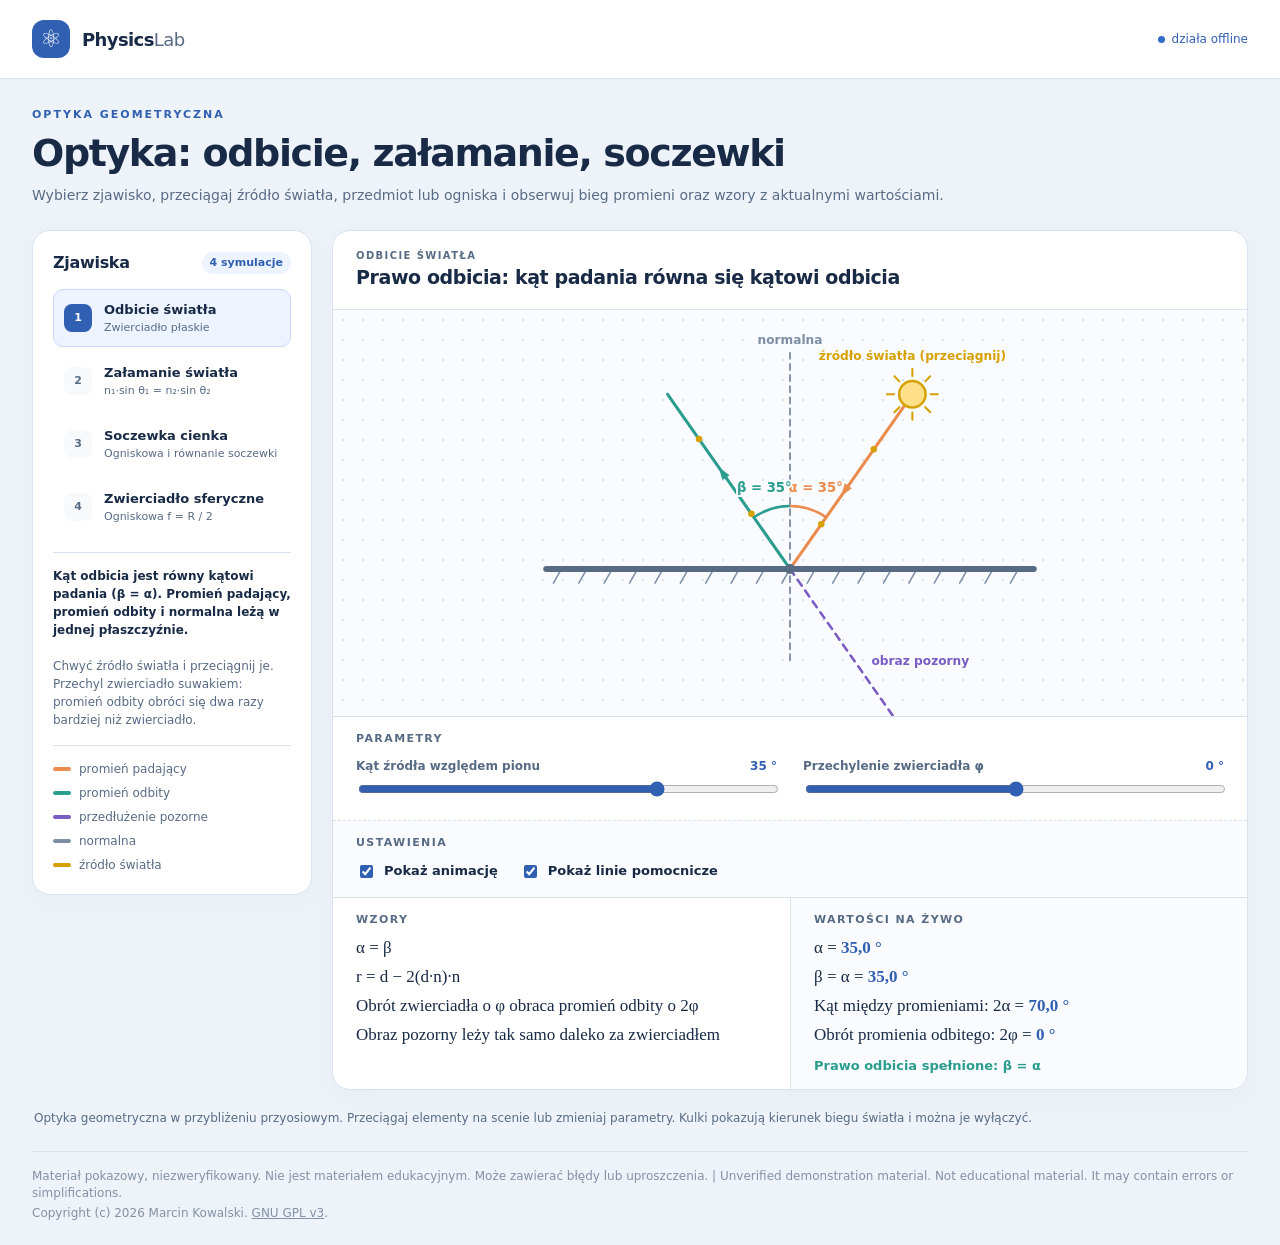
<file: optics.html>
<!doctype html>
<html lang="pl">
<head>
<meta charset="utf-8">
<meta name="viewport" content="width=device-width,initial-scale=1">
<title>Optyka · PhysicsLab</title>
<link rel="stylesheet" href="styles.css">
</head>
<body>
<header>
  <div class="header-inner">
    <div class="brand-mark">⚛</div>
    <a class="brand" href="./">Physics<span>Lab</span></a>
    <div class="offline">działa offline</div>
  </div>
</header>

<main>
  <section class="intro">
    <div class="eyebrow">Optyka geometryczna</div>
    <h1>Optyka: odbicie, załamanie, soczewki</h1>
    <p class="muted">Wybierz zjawisko, przeciągaj źródło światła, przedmiot lub ogniska i obserwuj bieg promieni oraz wzory z aktualnymi wartościami.</p>
  </section>

  <div class="lab">
    <aside class="card lessons">
      <div class="section-top"><h2>Zjawiska</h2><span class="count-badge">4 symulacje</span></div>
      <div class="lesson-list" id="lessons"></div>
      <div class="lesson-info" id="law"></div>
      <div class="legend" id="legend"></div>
    </aside>

    <section class="card workbench">
      <div class="bench-top">
        <div>
          <div class="bench-label" id="bench-label"></div>
          <div class="bench-title" id="bench-title"></div>
        </div>
      </div>

      <div class="stage">
        <svg id="svg" viewBox="0 0 900 400" role="img" aria-label="Symulacja"></svg>
      </div>

      <div class="controls groups" id="controls"></div>

      <div class="formulas">
        <div><h3>Wzory</h3><div class="eq" id="formulas"></div></div>
        <div><h3>Wartości na żywo</h3><div class="eq" id="live"></div><div class="status" id="status"></div></div>
      </div>
    </section>
  </div>

  <footer>Optyka geometryczna w przybliżeniu przyosiowym. Przeciągaj elementy na scenie lub zmieniaj parametry. Kulki pokazują kierunek biegu światła i można je wyłączyć.</footer>
</main>

<footer class="project-notice" aria-label="Informacje o projekcie / Project information">
  <p>Materiał pokazowy, niezweryfikowany. Nie jest materiałem edukacyjnym. Może zawierać błędy lub uproszczenia. | Unverified demonstration material. Not educational material. It may contain errors or simplifications. </p>
  <p>Copyright (c) 2026 Marcin Kowalski. <a href="LICENSE" rel="license">GNU GPL v3</a>.</p>
</footer>

<script>
(() => {
'use strict';

const COL = { inc: '#eb8b4e', out: '#2a9d8f', virt: '#7a5cc4', obj: '#315fb1', img: '#c0392b', focus: '#d6a100', norm: '#7d8da6' };
const VW = 900, VH = 400;

const svg = document.getElementById('svg');
const $ = id => document.getElementById(id);
const sign = x => (x > 0) - (x < 0);
const clamp = (x, a, b) => Math.max(a, Math.min(b, x));
const deg = r => r * 180 / Math.PI;
const rad = d => d * Math.PI / 180;
const f = (x, d = 1) => { const s = (Math.abs(x) < 0.5 * Math.pow(10, -d) ? 0 : x).toFixed(d); return s.replace('.', ','); };
const num = (x, d = 1, u = '') => `<span class="num">${f(x, d)}${u ? '&nbsp;' + u : ''}</span>`;

svg.innerHTML = `<defs>${['obj', 'img'].map(k =>
  `<marker id="m-${k}" viewBox="0 0 10 10" refX="9" refY="5" markerUnits="userSpaceOnUse" markerWidth="11" markerHeight="11" orient="auto-start-reverse"><path d="M0 1L10 5L0 9z" fill="${COL[k]}"/></marker>`).join('')}</defs><g id="scene"></g>`;
const scene = svg.querySelector('#scene');

const state = { showAux: true, anim: true };

/* ---------- pomocnicze rysowanie ---------- */
function ln(x1, y1, x2, y2, c, w = 2.5, dash = '', op = 1) {
  return `<line x1="${x1.toFixed(1)}" y1="${y1.toFixed(1)}" x2="${x2.toFixed(1)}" y2="${y2.toFixed(1)}" stroke="${c}" stroke-width="${w}" stroke-linecap="round"${dash ? ` stroke-dasharray="${dash}"` : ''}${op < 1 ? ` opacity="${op}"` : ''}/>`;
}

function chev(x1, y1, x2, y2, c, at = .55) {
  const a = Math.atan2(y2 - y1, x2 - x1), x = x1 + (x2 - x1) * at, y = y1 + (y2 - y1) * at, s = 7;
  const p = (da, l) => `${(x + l * Math.cos(a + da)).toFixed(1)},${(y + l * Math.sin(a + da)).toFixed(1)}`;
  return `<polygon points="${p(0, s)} ${p(2.5, s)} ${p(-2.5, s)}" fill="${c}"/>`;
}

function ray(x1, y1, x2, y2, c, w = 3, op = 1) {
  const long = Math.hypot(x2 - x1, y2 - y1) > 40;
  return `<g${op < 1 ? ` opacity="${op}"` : ''}>${ln(x1, y1, x2, y2, c, w)}${long ? chev(x1, y1, x2, y2, c) : ''}</g>`;
}

function arrowLine(x1, y1, x2, y2, key, dash = '') {
  if (Math.hypot(x2 - x1, y2 - y1) < 3) return '';
  return `<line x1="${x1.toFixed(1)}" y1="${y1.toFixed(1)}" x2="${x2.toFixed(1)}" y2="${y2.toFixed(1)}" stroke="${COL[key]}" stroke-width="3.5"${dash ? ` stroke-dasharray="${dash}"` : ''} marker-end="url(#m-${key})"/>`;
}

function text(x, y, s, size = 13, anchor = 'start', weight = 500, color = '') {
  const st = color ? ` style="fill:${color};paint-order:stroke;stroke:#f9fbfe;stroke-width:4px"` : '';
  return `<text x="${x.toFixed(1)}" y="${y.toFixed(1)}" font-size="${size}" text-anchor="${anchor}" font-weight="${weight}"${st}>${s}</text>`;
}

function arc(cx, cy, r, a1, a2, c, label) {
  let d = a2 - a1;
  while (d > Math.PI) d -= 2 * Math.PI;
  while (d <= -Math.PI) d += 2 * Math.PI;
  if (Math.abs(d) < 0.02) return '';
  const P = a => [cx + r * Math.cos(a), cy + r * Math.sin(a)];
  const [x1, y1] = P(a1), [x2, y2] = P(a2), am = a1 + d / 2;
  return `<path d="M${x1.toFixed(1)} ${y1.toFixed(1)} A${r} ${r} 0 0 ${d > 0 ? 1 : 0} ${x2.toFixed(1)} ${y2.toFixed(1)}" fill="none" stroke="${c}" stroke-width="2.5"/>` +
    text(cx + (r + 22) * Math.cos(am), cy + (r + 22) * Math.sin(am) + 4, label, 13, 'middle', 700, c);
}

function photons(rays, t) {
  if (!state.anim) return '';
  let out = '';
  for (const r of rays) {
    const segs = [];
    let L = 0;
    for (let i = 1; i < r.pts.length; i++) {
      const [ax, ay] = r.pts[i - 1], [bx, by] = r.pts[i], l = Math.hypot(bx - ax, by - ay);
      segs.push({ ax, ay, bx, by, l, s: L }); L += l;
    }
    const gap = 90, sp = (r.speed || 1) * 130;
    for (let d = (t * sp) % gap; d <= L; d += gap) {
      const sg = segs.find(q => d >= q.s && d <= q.s + q.l);
      if (!sg || sg.l === 0) continue;
      const u = (d - sg.s) / sg.l;
      out += `<circle cx="${(sg.ax + (sg.bx - sg.ax) * u).toFixed(1)}" cy="${(sg.ay + (sg.by - sg.ay) * u).toFixed(1)}" r="3.2" fill="${COL.focus}"/>`;
    }
  }
  return out;
}

function lightSource(x, y) {
  let s = '';
  for (let i = 0; i < 8; i++) {
    const a = i * Math.PI / 4;
    s += ln(x + 18 * Math.cos(a), y + 18 * Math.sin(a), x + 25 * Math.cos(a), y + 25 * Math.sin(a), COL.focus, 2);
  }
  return s + `<circle cx="${x.toFixed(1)}" cy="${y.toFixed(1)}" r="13" fill="#ffe08a" stroke="${COL.focus}" stroke-width="2.5"/>`;
}

/* ---------- Symulacja 1: odbicie ---------- */
const O1 = { x: 450, y: 255 };
const sim1 = {
  label: 'Odbicie światła', title: 'Prawo odbicia: kąt padania równa się kątowi odbicia',
  sub: 'Zwierciadło płaskie',
  law: '<b>Kąt odbicia jest równy kątowi padania (β = α). Promień padający, promień odbity i normalna leżą w jednej płaszczyźnie.</b><br><br>Chwyć źródło światła i przeciągnij je. Przechyl zwierciadło suwakiem: promień odbity obróci się dwa razy bardziej niż zwierciadło.',
  legend: [[COL.inc, 'promień padający'], [COL.out, 'promień odbity'], [COL.virt, 'przedłużenie pozorne'], [COL.norm, 'normalna'], [COL.focus, 'źródło światła']],
  controls: [
    { id: 'psi', label: 'Kąt źródła względem pionu', min: -80, max: 80, step: 1, value: 35, unit: '°', dec: 0 },
    { id: 'phi', label: 'Przechylenie zwierciadła φ', min: -30, max: 30, step: 1, value: 0, unit: '°', dec: 0 }
  ],
  buttons: [],
  formulas: 'α = β<br>r = d − 2(d·n)·n<br>Obrót zwierciadła o φ obraca promień odbity o 2φ<br>Obraz pozorny leży tak samo daleko za zwierciadłem',
  init() {},
  geo(s) {
    const psi = rad(s.p.psi), phi = rad(s.p.phi), R = 210;
    const d = { x: Math.sin(psi), y: -Math.cos(psi) }, n = { x: Math.sin(phi), y: -Math.cos(phi) };
    const dn = d.x * n.x + d.y * n.y, ok = dn > 0.03;
    return { phi, R, d, n, dn, ok, S: { x: O1.x + R * d.x, y: O1.y + R * d.y },
      r: ok ? { x: 2 * dn * n.x - d.x, y: 2 * dn * n.y - d.y } : null, alpha: deg(Math.acos(clamp(dn, -1, 1))) };
  },
  hit(s, p) { const g = this.geo(s); return Math.hypot(p.x - g.S.x, p.y - g.S.y) <= 28; },
  dragMove(s, p) { setParam('psi', Math.round(clamp(deg(Math.atan2(p.x - O1.x, O1.y - p.y)), -80, 80))); },
  render(s) {
    const g = this.geo(s), { d, n, r, R, S } = g, t = { x: Math.cos(g.phi), y: Math.sin(g.phi) };
    let out = '';
    for (let i = -9; i <= 9; i++) {
      const P = { x: O1.x + i * 25 * t.x, y: O1.y + i * 25 * t.y };
      out += ln(P.x, P.y, P.x - 14 * n.x - 8 * t.x, P.y - 14 * n.y - 8 * t.y, '#7d8da6', 1.5);
    }
    out += ln(O1.x - 240 * t.x, O1.y - 240 * t.y, O1.x + 240 * t.x, O1.y + 240 * t.y, '#586b85', 6);
    if (state.showAux) {
      out += ln(O1.x - 90 * n.x, O1.y - 90 * n.y, O1.x + 215 * n.x, O1.y + 215 * n.y, COL.norm, 1.8, '6 5');
      out += text(O1.x + 222 * n.x, O1.y + 222 * n.y, 'normalna', 12, 'middle', 600, COL.norm);
    }
    const E = r ? { x: O1.x + R * r.x, y: O1.y + R * r.y } : null;
    out += ray(S.x, S.y, O1.x, O1.y, COL.inc);
    if (E) {
      out += ray(O1.x, O1.y, E.x, E.y, COL.out);
      if (state.showAux) {
        const V = { x: O1.x - R * r.x, y: O1.y - R * r.y };
        out += ln(O1.x, O1.y, V.x, V.y, COL.virt, 2.5, '7 6');
        out += `<circle cx="${V.x.toFixed(1)}" cy="${V.y.toFixed(1)}" r="12" fill="none" stroke="${COL.virt}" stroke-width="2.5" stroke-dasharray="4 4"/>`;
        out += text(O1.x - .55 * R * r.x + 14, clamp(O1.y - .55 * R * r.y, 20, 385), 'obraz pozorny', 12, 'start', 700, COL.virt);
      }
      if (state.showAux) {
        const an = Math.atan2(n.y, n.x);
        out += arc(O1.x, O1.y, 62, an, Math.atan2(d.y, d.x), COL.inc, `α = ${f(g.alpha, 0)}°`);
        out += arc(O1.x, O1.y, 62, an, Math.atan2(r.y, r.x), COL.out, `β = ${f(g.alpha, 0)}°`);
      }
    }
    out += lightSource(S.x, S.y);
    out += text(S.x, S.y - 34, 'źródło światła (przeciągnij)', 12, 'middle', 700, COL.focus);
    out += photons([{ pts: [[S.x, S.y], [O1.x, O1.y]] }].concat(E ? [{ pts: [[O1.x, O1.y], [E.x, E.y]] }] : []), s.t);
    out += `<circle cx="${O1.x}" cy="${O1.y}" r="5" fill="#586b85"/>`;
    return out;
  },
  readout(s) {
    const g = this.geo(s);
    if (!g.ok) return { eq: `α = ${num(g.alpha, 1, '°')}<br>φ = ${num(s.p.phi, 0, '°')}`, status: ['Światło pada na tył zwierciadła, brak odbicia', 'warn'] };
    return {
      eq: `α = ${num(g.alpha, 1, '°')}<br>β = α = ${num(g.alpha, 1, '°')}<br>Kąt między promieniami: 2α = ${num(2 * g.alpha, 1, '°')}<br>Obrót promienia odbitego: 2φ = ${num(2 * s.p.phi, 0, '°')}`,
      status: ['Prawo odbicia spełnione: β = α', 'ok']
    };
  }
};

/* ---------- Symulacja 2: załamanie ---------- */
const O2 = { x: 450, y: 230 };
const sim2 = {
  label: 'Załamanie światła', title: 'Prawo Snelliusa na granicy ośrodków',
  sub: 'n₁·sin θ₁ = n₂·sin θ₂',
  law: '<b>Na granicy ośrodków promień zmienia kierunek tak, że n₁·sin θ₁ = n₂·sin θ₂. W ośrodku o większym n światło biegnie wolniej.</b><br><br>Przejdź ze szkła do powietrza i zwiększaj kąt: powyżej kąta granicznego zobaczysz całkowite wewnętrzne odbicie.',
  legend: [[COL.inc, 'promień padający'], [COL.out, 'promień załamany lub odbity'], [COL.virt, 'kąt graniczny'], [COL.norm, 'normalna'], [COL.focus, 'źródło światła']],
  controls: [
    { id: 'th', label: 'Kąt padania θ₁', min: 0, max: 85, step: 1, value: 40, unit: '°', dec: 0 },
    { id: 'n1', label: 'Współczynnik załamania n₁ (góra)', min: 1, max: 2.5, step: 0.01, value: 1, unit: '', dec: 2 },
    { id: 'n2', label: 'Współczynnik załamania n₂ (dół)', min: 1, max: 2.5, step: 0.01, value: 1.5, unit: '', dec: 2 }
  ],
  presets: [
    { text: 'Powietrze → woda', n1: 1, n2: 1.33 },
    { text: 'Powietrze → szkło', n1: 1, n2: 1.5 },
    { text: 'Woda → powietrze', n1: 1.33, n2: 1 },
    { text: 'Szkło → powietrze', n1: 1.5, n2: 1 },
    { text: 'Powietrze → diament', n1: 1, n2: 2.42 }
  ],
  formulas: 'n₁·sin θ₁ = n₂·sin θ₂<br>v = c / n<br>sin θ<sub>gr</sub> = n₂ / n₁ (dla n₁ &gt; n₂)<br>n₂ / n₁ = v₁ / v₂',
  init() {},
  geo(s) {
    const t1 = rad(s.p.th), n1 = s.p.n1, n2 = s.p.n2, st = n1 * Math.sin(t1) / n2, tir = st > 1;
    return { t1, n1, n2, st, tir, t2: tir ? null : Math.asin(st), crit: n1 > n2 ? Math.asin(n2 / n1) : null };
  },
  hit(s, p) {
    const R = 200, t = rad(s.p.th);
    return Math.hypot(p.x - (O2.x - R * Math.sin(t)), p.y - (O2.y - R * Math.cos(t))) <= 28;
  },
  dragMove(s, p) { setParam('th', Math.round(clamp(deg(Math.atan2(O2.x - p.x, O2.y - p.y)), 0, 85))); },
  render(s) {
    const g = this.geo(s), R = 200, { t1, t2, n1, n2, tir, crit } = g;
    let out = `<rect x="0" y="0" width="900" height="${O2.y}" fill="#315fb1" opacity="${(.04 + (n1 - 1) * .1).toFixed(3)}"/>` +
      `<rect x="0" y="${O2.y}" width="900" height="${VH - O2.y}" fill="#315fb1" opacity="${(.04 + (n2 - 1) * .1).toFixed(3)}"/>` +
      ln(0, O2.y, 900, O2.y, '#586b85', 3);
    out += text(16, 28, `n₁ = ${f(n1, 2)}`, 15, 'start', 700) + text(16, VH - 14, `n₂ = ${f(n2, 2)}`, 15, 'start', 700);
    out += ln(O2.x, 15, O2.x, VH - 5, COL.norm, 1.8, '6 5');
    const S = { x: O2.x - R * Math.sin(t1), y: O2.y - R * Math.cos(t1) };
    const Er = { x: O2.x + R * Math.sin(t1), y: O2.y - R * Math.cos(t1) };
    if (crit && state.showAux) {
      out += ln(O2.x, O2.y, O2.x - 150 * Math.sin(crit), O2.y - 150 * Math.cos(crit), COL.virt, 2, '3 5');
      out += text(O2.x - 158 * Math.sin(crit) - 6, O2.y - 158 * Math.cos(crit), `θgr = ${f(deg(crit), 1)}°`, 12, 'end', 700, COL.virt);
    }
    out += ray(S.x, S.y, O2.x, O2.y, COL.inc);
    if (n1 !== n2) out += ray(O2.x, O2.y, Er.x, Er.y, COL.out, tir ? 3.5 : 2.5, tir ? 1 : .4);
    const rays = [{ pts: [[S.x, S.y], [O2.x, O2.y]], speed: 1 / n1 }];
    if (tir) rays.push({ pts: [[O2.x, O2.y], [Er.x, Er.y]], speed: 1 / n1 });
    else {
      const T = { x: O2.x + 165 * Math.sin(t2), y: O2.y + 165 * Math.cos(t2) };
      out += ray(O2.x, O2.y, T.x, T.y, COL.out);
      rays.push({ pts: [[O2.x, O2.y], [T.x, T.y]], speed: 1 / n2 });
      if (state.showAux) out += arc(O2.x, O2.y, 55, Math.PI / 2, Math.atan2(Math.cos(t2), Math.sin(t2)), COL.out, `θ₂ = ${f(deg(t2), 0)}°`);
    }
    if (state.showAux) out += arc(O2.x, O2.y, 55, -Math.PI / 2, Math.atan2(-Math.cos(t1), -Math.sin(t1)), COL.inc, `θ₁ = ${f(deg(t1), 0)}°`);
    out += lightSource(S.x, S.y);
    out += text(S.x, S.y - 34, 'źródło światła (przeciągnij)', 12, 'middle', 700, COL.focus);
    if (tir) out += text(O2.x + 20, O2.y + 40, 'całkowite wewnętrzne odbicie', 14, 'start', 700, COL.img);
    out += photons(rays, s.t);
    return out;
  },
  readout(s) {
    const g = this.geo(s), { n1, n2 } = g, c = 3.00;
    let status;
    if (g.tir) status = ['Całkowite wewnętrzne odbicie: θ₁ większy od θgr', 'warn'];
    else if (Math.abs(n1 - n2) < 1e-9) status = ['Ten sam ośrodek, promień nie zmienia kierunku', 'ok'];
    else if (Math.abs(g.t1) < 1e-9) status = ['Padanie prostopadłe: promień nie zmienia kierunku', 'ok'];
    else if (n2 > n1) status = ['Promień łamie się do normalnej (θ₂ mniejszy od θ₁)', 'ok'];
    else status = ['Promień łamie się od normalnej (θ₂ większy od θ₁)', 'ok'];
    return {
      eq: `n₁·sin θ₁ = ${num(n1 * Math.sin(g.t1), 3)}<br>θ₂ = ${g.tir ? 'brak' : num(deg(g.t2), 1, '°')}<br>v₁ = c/n₁ = ${num(c / n1, 2, '·10⁸ m/s')}, v₂ = ${num(c / n2, 2, '·10⁸ m/s')}<br>θgr = ${g.crit ? num(deg(g.crit), 1, '°') : 'brak (n₁ ≤ n₂)'}`,
      status
    };
  }
};

/* ---------- Symulacje 3 i 4: soczewka cienka i zwierciadło sferyczne ---------- */
function makeOptic(mir) {
  const dir = mir ? -1 : 1, OX = mir ? 660 : 450, AX = 210, K = 5, XE = dir > 0 ? 890 : 10, FMIN = mir ? 8 : 5;
  const word = mir
    ? { conv: 'Wklęsłe', div: 'Wypukłe', kind: ['wklęsłe', 'wypukłe'] }
    : { conv: 'Skupiająca', div: 'Rozpraszająca', kind: ['skupiająca', 'rozpraszająca'] };
  return {
    label: mir ? 'Zwierciadło sferyczne' : 'Soczewka cienka',
    title: mir ? 'Zwierciadło wklęsłe i wypukłe: powstawanie obrazu' : 'Soczewka skupiająca i rozpraszająca: powstawanie obrazu',
    sub: mir ? 'Ogniskowa f = R / 2' : 'Ogniskowa i równanie soczewki',
    law: s => {
      const div = s.p.sgn < 0;
      return mir
        ? (div
          ? '<b>Zwierciadło wypukłe rozprasza światło. Ognisko F i środek krzywizny C leżą za zwierciadłem (są pozorne), a obraz jest zawsze pozorny, prosty i pomniejszony.</b><br><br>Przeciągaj przedmiot lub punkty F i C.'
          : '<b>Zwierciadło wklęsłe skupia światło. Ma ogniskową f = R/2, a obraz spełnia równanie 1/f = 1/x + 1/y z powiększeniem m = −y/x.</b><br><br>Przeciągaj przedmiot lub punkty F i C. Zobacz, kiedy obraz jest rzeczywisty, a kiedy pozorny.')
        : (div
          ? '<b>Soczewka rozpraszająca odchyla promienie tak, jakby wychodziły z ogniska po stronie przedmiotu. Obraz jest zawsze pozorny, prosty i pomniejszony.</b><br><br>Przeciągaj przedmiot lub ognisko F.'
          : '<b>Soczewka skupiająca zbiera promienie równoległe w ognisku. Obraz spełnia równanie 1/f = 1/x + 1/y, a powiększenie wynosi m = −y/x.</b><br><br>Przeciągaj przedmiot lub ognisko F. Gdy przedmiot jest bliżej niż f, obraz jest pozorny, prosty i powiększony (lupa).');
    },
    legend: [[COL.inc, 'promień przed ' + (mir ? 'odbiciem' : 'soczewką')], [COL.out, 'promień po ' + (mir ? 'odbiciu' : 'soczewce')], [COL.virt, 'przedłużenie pozorne'], [COL.obj, 'przedmiot'], [COL.img, 'obraz'], [COL.focus, mir ? 'ognisko F i środek C' : 'ogniska F']],
    controls: [
      { id: 'x', label: 'Odległość przedmiotu x', min: 5, max: 85, step: 1, value: mir ? 30 : 40, unit: 'cm', dec: 0 },
      { id: 'f', label: 'Ogniskowa |f|', min: FMIN, max: 30, step: 1, value: mir ? 12 : 15, unit: 'cm', dec: 0 },
      { id: 'h', label: 'Wysokość przedmiotu h', min: 2, max: 10, step: 1, value: 6, unit: 'cm', dec: 0 }
    ],
    toggle: {
      label: 'Rodzaj',
      text: s => s.p.sgn > 0 ? word.kind[0] : word.kind[1],
      flip(s) { s.p.sgn = -s.p.sgn; }
    },
    formulas: mir
      ? '1/f = 1/x + 1/y<br>f = R / 2<br>m = h′/h = −y/x<br>Promień w wierzchołek odbija się symetrycznie względem osi'
      : '1/f = 1/x + 1/y<br>m = h′/h = −y/x<br>D = 1/f (dioptrie, f w metrach)<br>Trzy promienie: równoległy, przez środek, przez ognisko',
    init(s) { s.p.sgn = 1; },
    geo(s) {
      const fe = s.p.sgn * s.p.f, x = s.p.x, h = s.p.h, inf = Math.abs(x - fe) < 1e-9;
      const y = inf ? Infinity : fe * x / (x - fe), m = inf ? Infinity : -y / x;
      const P0 = { x: OX - x * K, y: AX - h * K };
      return { fe, x, h, inf, y, m, hi: m * h, P0, Fi: { x: OX + dir * fe * K, y: AX }, Fo: { x: OX - dir * fe * K, y: AX } };
    },
    markers(g) {
      return mir
        ? [{ p: g.Fi, name: 'F', k: 1 }, { p: { x: OX + dir * 2 * g.fe * K, y: AX }, name: 'C', k: 2 }]
        : [{ p: g.Fi, name: 'F', k: 1 }, { p: g.Fo, name: 'F', k: 1 }];
    },
    hit(s, p) {
      const g = this.geo(s);
      for (const m of this.markers(g)) if (Math.hypot(p.x - m.p.x, p.y - m.p.y) <= 16) { s.pick = m; return true; }
      if (Math.abs(p.x - g.P0.x) <= 24 && p.y >= g.P0.y - 16 && p.y <= AX + 16) { s.pick = 'obj'; return true; }
      return false;
    },
    dragMove(s, p) {
      if (s.pick === 'obj') setParam('x', Math.round(      clamp((OX - p.x) / K, 5, 85)));
            else if (s.pick) setParam('f', Math.round(clamp(Math.abs(p.x - OX) / K / s.pick.k, FMIN, 30)));
    },
    describe(g) {
      if (g.inf) return 'Przedmiot w ognisku: promienie wychodzą równolegle, obraz w nieskończoności';
      const mag = Math.abs(g.m);
      return `Obraz ${g.y > 0 ? 'rzeczywisty' : 'pozorny'}, ${g.m < 0 ? 'odwrócony' : 'prosty'}, ${Math.abs(mag - 1) < 0.02 ? 'tej samej wielkości' : mag > 1 ? 'powiększony' : 'pomniejszony'}`;
    },
    render(s) {
      const g = this.geo(s), { fe, P0, Fi, Fo } = g,       V = { x: OX, y: AX };
      let out = ln(0, AX, VW, AX, '#9aa8bd', 1.5);
            for (let j = -13; j <= 13; j++) {
              const tx = OX + j * 50;
              if (!j || tx < 20 || tx > VW - 20) continue;
              out += ln(tx, AX - 4, tx, AX + 4, '#7d8da6', 1.2);
              if (state.showAux) out += text(tx, AX + 18, `${Math.abs(j) * 10}`, 10, 'middle', 500, '#7d8da6');
            }
      if (state.showAux) out += text(VW - 12, AX + 32, 'podziałka osi w cm', 10, 'end', 500, '#7d8da6');

      if (mir) {
        const H = 115, sag = H * H / (2 * 2 * fe * K), Px = OX - sag, Cx = OX + sag;
        for (let i = 0; i <= 10; i++) {
          const t = i / 10, bx = (1 - t) * (1 - t) * Px + 2 * t * (1 - t) * Cx + t * t * Px, by = AX - H + 2 * H * t;
          out += ln(bx, by, bx + 12, by + 10, '#7d8da6', 1.5);
        }
        out += `<path d="M${Px.toFixed(1)} ${AX - H} Q ${Cx.toFixed(1)} ${AX} ${Px.toFixed(1)} ${AX + H}" fill="none" stroke="#586b85" stroke-width="5" stroke-linecap="round"/>`;
      } else if (fe > 0) {
        out += `<path d="M450 ${AX - 110} Q ${450 + 28} ${AX} 450 ${AX + 110} Q ${450 - 28} ${AX} 450 ${AX - 110}z" fill="#b9cdf3" fill-opacity=".55" stroke="#315fb1" stroke-width="2.5"/>` +
          ln(450, AX - 110, 450, AX - 110, '#315fb1', 1);
      } else {
        out += `<path d="M436 ${AX - 110} L464 ${AX - 110} Q 453 ${AX} 464 ${AX + 110} L436 ${AX + 110} Q 447 ${AX} 436 ${AX - 110}z" fill="#b9cdf3" fill-opacity=".55" stroke="#315fb1" stroke-width="2.5"/>`;
      }

      const L1 = { x: OX, y: P0.y }, s1 = sign(fe), D1 = { x: s1 * (Fi.x - L1.x), y: s1 * (Fi.y - L1.y) };
      const D2 = mir ? { x: -(V.x - P0.x), y: V.y - P0.y } : { x: V.x - P0.x, y: V.y - P0.y };
      const at = (L, D) => ({ x: XE, y: L.y + D.y * (XE - L.x) / D.x });
      const E1 = at(L1, D1), E2 = at(V, D2);
      let L3 = null;
      const incidentFocus = mir ? Fi : Fo;
      if (Math.abs(incidentFocus.x - P0.x) > 1e-6) L3 = { x: OX, y: P0.y + (AX - P0.y) * (OX - P0.x) / (incidentFocus.x - P0.x) };

      const list = [[L1, E1], [V, E2]].concat(L3 ? [[L3, { x: XE, y: L3.y }]] : []);
      const virtual = !g.inf && g.y < 0;
      const I = g.inf ? null : { x: OX + dir * g.y * K, y: AX - g.hi * K };
      const rays = [];
      for (const [L, E] of list) {
        out += ray(P0.x, P0.y, L.x, L.y, COL.inc, 2.5);
        out += ray(L.x, L.y, E.x, E.y, COL.out, 2.5);
        if (virtual && state.showAux) out += ln(L.x, L.y, I.x, I.y, COL.virt, 2, '6 5');
        rays.push({ pts: [[P0.x, P0.y], [L.x, L.y], [E.x, E.y]] });
      }

      for (const m of this.markers(g)) {
        out += `<circle cx="${m.p.x.toFixed(1)}" cy="${AX}" r="6" fill="${COL.focus}" stroke="#fff" stroke-width="2"/>` + text(m.p.x, AX + 38, m.name, 13, 'middle', 800, COL.focus);
      }
      out += arrowLine(P0.x, AX, P0.x, P0.y, 'obj') + text(P0.x, P0.y - 8, 'przedmiot', 12, 'middle', 700, COL.obj);
      if (I) {
        out += arrowLine(I.x, AX, I.x, I.y, 'img', virtual ? '6 5' : '');
        out += text(I.x, I.y + (g.hi >= 0 ? -8 : 58), virtual ? 'obraz pozorny' : 'obraz', 12, 'middle', 700, COL.img);
        if (I.x < 15 || I.x > VW - 15 || I.y < 15 || I.y > VH - 15) {
          out += text(20, VH - 18, 'Obraz poza kadrem — odległość i wysokość podano poniżej.', 13, 'start', 700, COL.img);
        }
      }
      out += text(20, 30, this.describe(g), 14, 'start', 700);
      out += text(20, 52, `${fe > 0 ? word.kind[0] : word.kind[1]}, f = ${f(fe, 0)} cm`, 13);
      out += photons(rays, s.t);
      return out;
    },
    readout(s) {
      const g = this.geo(s);
      return {
        eq: `f = ${num(g.fe, 0, 'cm')}, x = ${num(g.x, 0, 'cm')}<br>y = f·x/(x−f) = ${g.inf ? '∞' : num(g.y, 1, 'cm')}<br>m = −y/x = ${g.inf ? '∞' : num(g.m, 2)}, h′ = m·h = ${g.inf ? '∞' : num(g.hi, 1, 'cm')}<br>${mir ? 'R = 2f = ' + num(2 * g.fe, 0, 'cm') : 'D = 1/f = ' + num(100 / g.fe, 1, 'D')}`,
        status: [this.describe(g), 'ok']
      };
    }
  };
}

const sims = [sim1, sim2, makeOptic(false), makeOptic(true)];
let cur = 0, S = null;

/* ---------- interfejs ---------- */
const ctl = {};

function setParam(id, v) {
  S.p[id] = v;
  const c = ctl[id];
  if (c) { c.input.value = v; c.output.textContent = `${f(v, c.def.dec)} ${c.def.unit}`; }
}

function load(i) {
  endDrag();
  cur = i;
  const sim = sims[i];
  S = { p: {}, t: 0, pick: null };
  sim.controls.forEach(c => { S.p[c.id] = c.value; });
  sim.init(S);
  $('bench-label').textContent = sim.label;
  $('bench-title').textContent = sim.title;
  $('formulas').innerHTML = sim.formulas;
  $('legend').innerHTML = sim.legend.map(([c, t]) => `<span style="--color:${c}"><i></i>${t}</span>`).join('');
  document.querySelectorAll('.lesson').forEach((b, j) => b.classList.toggle('active', j === i));
  buildControls(sim);
  render();
}

function buildControls(sim) {
  const box = $('controls');
  Object.keys(ctl).forEach(k => delete ctl[k]);
  box.innerHTML = '<div class="ctl-group"><h3>Parametry</h3><div class="ctl-grid" id="ctl-grid"></div></div>' +
    '<div class="ctl-group"><h3>Ustawienia</h3><div class="ctl-row" id="ctl-row"></div></div>';
  const grid = $('ctl-grid'), row = $('ctl-row');

  sim.controls.forEach(c => {
    const d = document.createElement('div');
    d.className = 'ctl';
    d.innerHTML = `<label for="c-${c.id}">${c.label}<output>${f(S.p[c.id], c.dec)} ${c.unit}</output></label><input id="c-${c.id}" type="range" min="${c.min}" max="${c.max}" step="${c.step}" value="${S.p[c.id]}">`;
    ctl[c.id] = { def: c, input: d.querySelector('input'), output: d.querySelector('output') };
    ctl[c.id].input.addEventListener('input', e => { setParam(c.id, +e.target.value); render(); });
    grid.appendChild(d);
  });

  if (sim.toggle) {
    const b = document.createElement('button');
    b.type = 'button';
    b.className = 'switch';
    b.addEventListener('click', () => { sim.toggle.flip(S); render(); });
    row.appendChild(b);
    sim.syncToggle = () => { b.innerHTML = `<span>${sim.toggle.label}:</span> <b>${sim.toggle.text(S)}</b> <i>⇄</i>`; };
  }

  if (sim.presets) {
    const l = document.createElement('label');
    l.className = 'select';
    l.innerHTML = 'Ośrodki <select id="preset"><option value="">własne</option>' +
      sim.presets.map((p, i) => `<option value="${i}">${p.text}</option>`).join('') + '</select>';
    l.querySelector('select').addEventListener('change', e => {
      const p = sim.presets[e.target.value];
      if (!p) return;
      setParam('n1', p.n1); setParam('n2', p.n2); render();
    });
    row.appendChild(l);
  }

  [['anim', 'Pokaż animację'], ['showAux', 'Pokaż linie pomocnicze']].forEach(([key, text]) => {
    const l = document.createElement('label');
    l.className = 'check';
    l.innerHTML = `<input type="checkbox" ${state[key] ? 'checked' : ''}> ${text}`;
    l.querySelector('input').addEventListener('change', e => { state[key] = e.target.checked; render(); });
    row.appendChild(l);
  });
}

function render() {
  const sim = sims[cur];
  const law = typeof sim.law === 'function' ? sim.law(S) : sim.law;
  if ($('law').innerHTML !== law) $('law').innerHTML = law;
  if (sim.syncToggle) sim.syncToggle();
  const sel = $('preset');
  if (sel) { const i = sim.presets.findIndex(p => p.n1 === S.p.n1 && p.n2 === S.p.n2); sel.value = i < 0 ? '' : String(i); }
  scene.innerHTML = sim.render(S);
  const r = sim.readout(S);
  $('live').innerHTML = r.eq;
  $('status').textContent = r.status[0];
  $('status').className = 'status ' + r.status[1];
}

$('lessons').innerHTML = sims.map((s, i) =>
  `<button class="lesson" type="button" data-i="${i}"><span class="lesson-num">${i + 1}</span><span><div class="lesson-name">${s.label}</div><div class="lesson-sub">${s.sub}</div></span></button>`).join('');
$('lessons').addEventListener('click', e => { const b = e.target.closest('.lesson'); if (b) load(+b.dataset.i); });

/* przeciąganie obiektów: mysz i dotyk (Pointer Events) */
let dragPointer = null;
function svgPoint(e) {
  return new DOMPoint(e.clientX, e.clientY).matrixTransform(svg.getScreenCTM().inverse());
}
svg.addEventListener('pointerdown', e => {
  if (e.button !== 0 || dragPointer !== null) return;
  const sim = sims[cur];
  if (!sim.hit(S, svgPoint(e))) return;
  dragPointer = e.pointerId;
  svg.setPointerCapture(e.pointerId);
  e.preventDefault();
  sim.dragMove(S, svgPoint(e));
  render();
});
svg.addEventListener('pointermove', e => {
  const sim = sims[cur];
  if (dragPointer === e.pointerId) { sim.dragMove(S, svgPoint(e)); render(); }
  else if (dragPointer === null) svg.style.cursor = sim.hit(S, svgPoint(e)) ? 'grab' : '';
});
function endDrag(e) {
  if (e && e.pointerId !== dragPointer) return;
  const pointer = dragPointer;
  dragPointer = null;
  if (S) S.pick = null;
  if (pointer !== null && svg.hasPointerCapture(pointer)) svg.releasePointerCapture(pointer);
}
svg.addEventListener('pointerup', e => {
  if (e.pointerId !== dragPointer) return;
  sims[cur].dragMove(S, svgPoint(e));
  endDrag(e);
  render();
});
svg.addEventListener('pointercancel', endDrag);
svg.addEventListener('lostpointercapture', endDrag);
window.addEventListener('blur', () => endDrag());

let last = performance.now();
function frame(now) {
  const dt = Math.min(0.05, (now - last) / 1000);
  last = now;
  if (state.anim) { S.t += dt; render(); }
  requestAnimationFrame(frame);
}

load(0);
requestAnimationFrame(frame);
})();
</script>
</body>
</html>
</file>
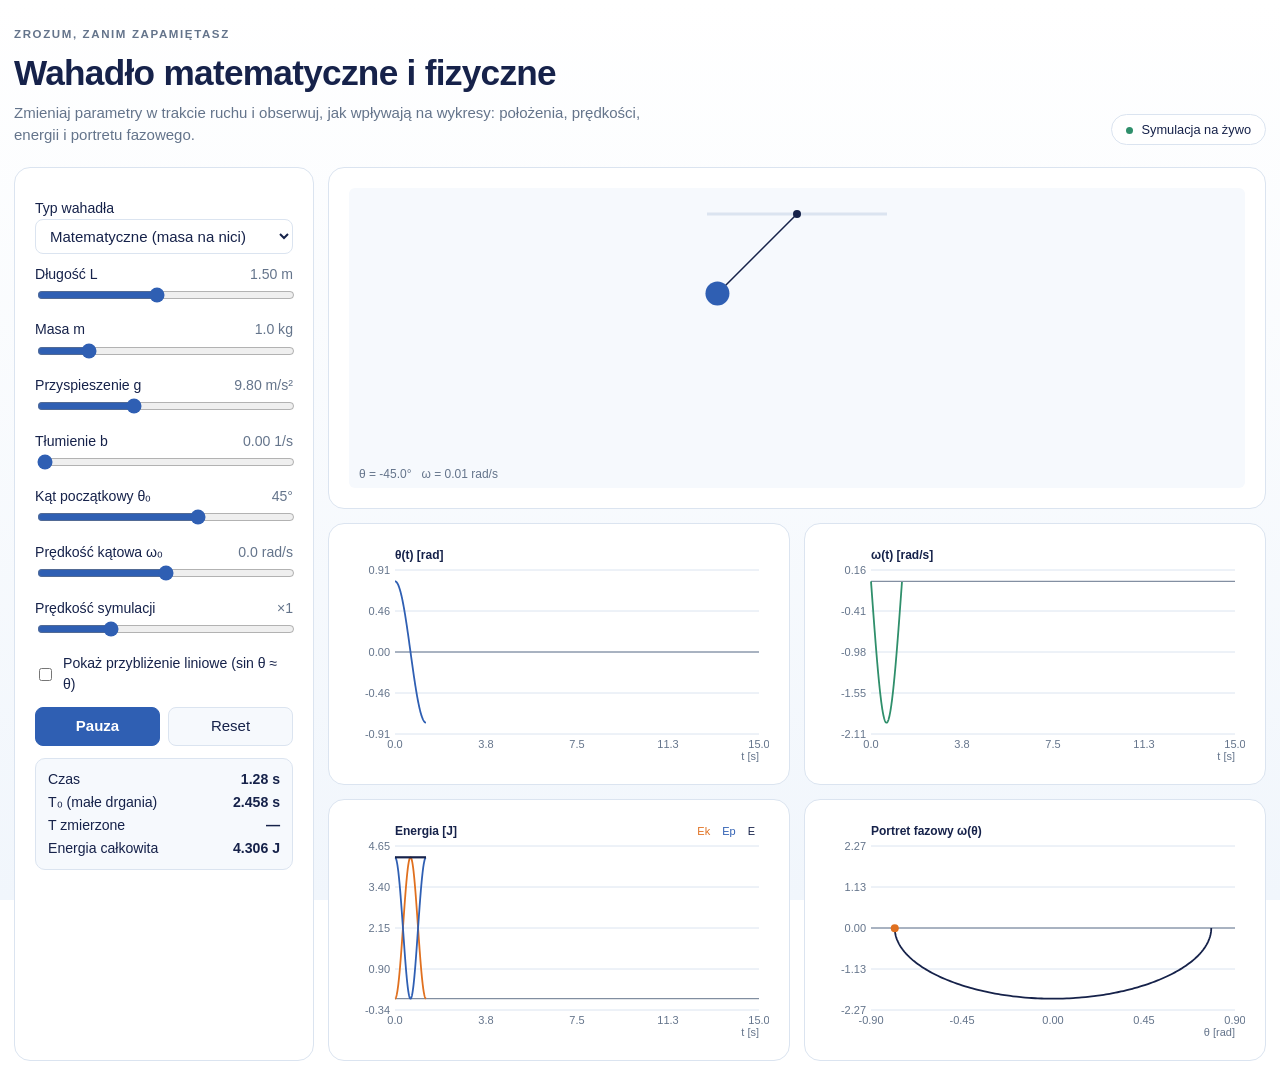
<file: pendulum.html>
<!DOCTYPE html>
<html lang="pl">
<head>
<meta charset="utf-8">
<meta name="viewport" content="width=device-width, initial-scale=1, viewport-fit=cover">
<title>Wahadło matematyczne i fizyczne</title>
<style>
:root{color-scheme:light;--bg:#f6f9fd;--panel:#fff;--ink:#16224a;--mute:#64748b;--line:#dbe4f0;--a:#2f5fb3;--b:#e0701f;--c:#2f8f6b;--d:#16224a;--chip:#e8effb;box-sizing:border-box;padding-top:env(safe-area-inset-top,0px);padding-bottom:env(safe-area-inset-bottom,0px)}
*{box-sizing:border-box}
body{margin:0;background:linear-gradient(180deg,#fff 0,#f1f6fc 100%) fixed;color:var(--ink);font:15px/1.5 Inter,"Segoe UI",Roboto,Helvetica,Arial,sans-serif}
header{padding:26px 14px 6px;max-width:1300px;margin:auto;position:relative}
.eyebrow{font-size:.72rem;font-weight:700;letter-spacing:.14em;text-transform:uppercase;color:var(--mute)}
h1{font:800 2.2rem/1.15 Inter,"Segoe UI",Roboto,Arial,sans-serif;letter-spacing:-.02em;margin:10px 0 8px;color:var(--ink)}
header p{margin:0;color:var(--mute);max-width:640px}
.pill{position:absolute;right:14px;bottom:8px;border:1px solid var(--line);background:#fff;border-radius:999px;padding:5px 14px;font-size:.8rem}
.pill::before{content:"";display:inline-block;width:7px;height:7px;border-radius:50%;background:var(--c);margin-right:8px}
@media(max-width:700px){.pill{display:none}h1{font-size:1.7rem}}
main{display:grid;grid-template-columns:300px 1fr;gap:14px;padding:14px;max-width:1300px;margin:auto}
@media(max-width:860px){main{grid-template-columns:1fr}}
.panel{background:var(--panel);border:1px solid var(--line);border-radius:16px;padding:20px}
.ctl label{display:flex;justify-content:space-between;font-size:.88rem;margin-top:10px}
.ctl output{font-variant-numeric:tabular-nums;color:var(--mute)}
input[type=range]{width:100%;accent-color:var(--a)}
select,button{font:inherit;padding:7px 10px;border-radius:6px;border:1px solid var(--line);background:var(--bg);color:var(--ink);width:100%}
button{cursor:pointer;width:auto;flex:1}
button.pri{background:var(--a);color:#fff;border-color:var(--a);font-weight:600}
button{border-radius:8px}select{border-radius:8px;background:#fff}
.ctl label{font-weight:500}
.stats{background:var(--bg);border:1px solid var(--line);border-radius:10px;padding:10px 12px!important}
.stats b{color:var(--ink)}
button:focus-visible,select:focus-visible,input:focus-visible{outline:2px solid var(--a);outline-offset:2px}
.row{display:flex;gap:8px;margin-top:12px}
.hint{font-size:.8rem;color:var(--mute);margin:6px 0 0}
.stats{margin-top:12px;font-size:.88rem;display:grid;grid-template-columns:1fr auto;gap:2px 8px;border-top:1px solid var(--line);padding-top:10px}
.stats b{font-variant-numeric:tabular-nums;text-align:right}
.right{display:grid;gap:14px;min-width:0}
canvas{width:100%;display:block;border-radius:6px}
#sim{height:300px;background:var(--bg)}
.charts{display:grid;grid-template-columns:repeat(2,1fr);gap:14px}
@media(max-width:700px){.charts{grid-template-columns:1fr}}
.charts canvas{height:220px}
.chk{display:flex;gap:8px;align-items:center;margin-top:10px;font-size:.88rem}
#dRow{display:none}
</style>
</head>
<body>
<header><div class="eyebrow">Zrozum, zanim zapamiętasz</div><h1>Wahadło matematyczne i fizyczne</h1><p>Zmieniaj parametry w trakcie ruchu i obserwuj, jak wpływają na wykresy: położenia, prędkości, energii i portretu fazowego.</p><span class="pill">Symulacja na żywo</span></header>
<main>
<section class="panel ctl" aria-label="Parametry">
<label for="mode">Typ wahadła</label>
<select id="mode"><option value="m">Matematyczne (masa na nici)</option><option value="f">Fizyczne (jednorodny pręt)</option></select>
<label>Długość L <output id="oL"></output></label><input id="L" type="range" min="0.2" max="3" step="0.05" value="1.5">
<label>Masa m <output id="om"></output></label><input id="m" type="range" min="0.1" max="5" step="0.1" value="1">
<label>Przyspieszenie g <output id="og"></output></label><input id="g" type="range" min="1" max="25" step="0.1" value="9.81">
<div id="dRow"><label>Odległość osi od środka pręta <output id="od"></output></label><input id="d" type="range" min="0.05" max="0.5" step="0.01" value="0.5"><p class="hint">0,5 L oznacza oś na końcu pręta.</p></div>
<label>Tłumienie b <output id="ob"></output></label><input id="b" type="range" min="0" max="1" step="0.01" value="0">
<label>Kąt początkowy θ₀ <output id="oth"></output></label><input id="th0" type="range" min="-170" max="170" step="1" value="45">
<label>Prędkość kątowa ω₀ <output id="oom"></output></label><input id="w0" type="range" min="-6" max="6" step="0.1" value="0">
<label>Prędkość symulacji <output id="osp"></output></label><input id="sp" type="range" min="0.25" max="3" step="0.25" value="1">
<div class="chk"><input type="checkbox" id="lin"><label for="lin" style="margin:0">Pokaż przybliżenie liniowe (sin θ ≈ θ)</label></div>
<div class="row"><button class="pri" id="play">Pauza</button><button id="reset">Reset</button></div>
<div class="stats">
<span>Czas</span><b id="sT">0 s</b>
<span>T₀ (małe drgania)</span><b id="sT0"></b>
<span>T zmierzone</span><b id="sTm">—</b>
<span>Energia całkowita</span><b id="sE"></b>
</div>
</section>
<section class="right">
<div class="panel"><canvas id="sim"></canvas></div>
<div class="charts">
<div class="panel"><canvas id="c1"></canvas></div>
<div class="panel"><canvas id="c2"></canvas></div>
<div class="panel"><canvas id="c3"></canvas></div>
<div class="panel"><canvas id="c4"></canvas></div>
</div>
</section>
</main>
<script>
(function(){
var $=function(i){return document.getElementById(i)};
var P={},S={},H=[],run=true,tSim=0,lastCross=null,Tm=null,prevTh=0,WIN=15,DT=0.002;
function cs(v){return getComputedStyle(document.documentElement).getPropertyValue(v).trim()}
function readP(){
 P.mode=$('mode').value;
 ['L','m','g','d','b','sp'].forEach(function(k){P[k]=parseFloat($(k).value)});
 P.th0=parseFloat($('th0').value)*Math.PI/180;P.w0=parseFloat($('w0').value);
 P.dm=P.mode==='f'?P.d*P.L:0;
 P.I=P.mode==='f'?P.m*P.L*P.L/12+P.m*P.dm*P.dm:P.m*P.L*P.L;
 P.k=P.mode==='f'?P.m*P.g*P.dm/P.I:P.g/P.L;
 $('oL').textContent=P.L.toFixed(2)+' m';$('om').textContent=P.m.toFixed(1)+' kg';
 $('og').textContent=P.g.toFixed(2)+' m/s²';$('od').textContent=(P.d*P.L).toFixed(2)+' m';
 $('ob').textContent=P.b.toFixed(2)+' 1/s';$('oth').textContent=$('th0').value+'°';
 $('oom').textContent=P.w0.toFixed(1)+' rad/s';$('osp').textContent='×'+P.sp;
 $('dRow').style.display=P.mode==='f'?'block':'none';
 $('sT0').textContent=(2*Math.PI/Math.sqrt(P.k)).toFixed(3)+' s';
}
function acc(th,w,lin){return -P.k*(lin?th:Math.sin(th))-P.b*w}
function rk4(s,lin){
 var h=DT,a1=s.w,b1=acc(s.th,s.w,lin),
 a2=s.w+h/2*b1,b2=acc(s.th+h/2*a1,s.w+h/2*b1,lin),
 a3=s.w+h/2*b2,b3=acc(s.th+h/2*a2,s.w+h/2*b2,lin),
 a4=s.w+h*b3,b4=acc(s.th+h*a3,s.w+h*b3,lin);
 s.th+=h/6*(a1+2*a2+2*a3+a4);s.w+=h/6*(b1+2*b2+2*b3+b4);
}
function energy(s){
 var h=P.mode==='f'?P.dm:P.L;
 return {ek:0.5*P.I*s.w*s.w,ep:P.m*P.g*h*(1-Math.cos(s.th))};
}
function reset(){
 readP();S={th:P.th0,w:P.w0};S.l={th:P.th0,w:P.w0};
 H=[];tSim=0;lastCross=null;Tm=null;prevTh=P.th0;$('sTm').textContent='—';sample();draw();
}
function sample(){
 var e=energy(S);
 H.push({t:tSim,th:S.th,w:S.w,ek:e.ek,ep:e.ep,e:e.ek+e.ep,tl:S.l.th});
 if(H.length>2500)H.splice(0,H.length-2000);
}
function step(dtReal){
 var n=Math.round(dtReal*P.sp/DT),i;
 for(i=0;i<n;i++){
  rk4(S,false);rk4(S.l,true);tSim+=DT;
  if(prevTh<0&&S.th>=0){if(lastCross!==null){Tm=tSim-lastCross;$('sTm').textContent=Tm.toFixed(3)+' s'}lastCross=tSim}
  prevTh=S.th;
  if(i%5===0)sample();
 }
}
function fit(c){
 var r=window.devicePixelRatio||1,w=c.clientWidth,h=c.clientHeight;
 if(c.width!==Math.round(w*r)||c.height!==Math.round(h*r)){c.width=Math.round(w*r);c.height=Math.round(h*r)}
 var x=c.getContext('2d');x.setTransform(r,0,0,r,0,0);x.clearRect(0,0,w,h);return {x:x,w:w,h:h};
}
function drawSim(){
 var o=fit($('sim')),x=o.x,w=o.w,h=o.h,px=(h-60)/3.2,cx=w/2,cy=26,ink=cs('--ink'),a=cs('--a'),b=cs('--b');
 x.strokeStyle=cs('--line');x.beginPath();x.moveTo(cx-90,cy);x.lineTo(cx+90,cy);x.lineWidth=3;x.stroke();
 function pend(th,alpha){
  var sx=Math.sin(th),sy=Math.cos(th);x.globalAlpha=alpha;
  if(P.mode==='m'){
   var bx=cx+P.L*px*sx,by=cy+P.L*px*sy,r=8+P.m*4;
   x.strokeStyle=ink;x.lineWidth=1.5;x.beginPath();x.moveTo(cx,cy);x.lineTo(bx,by);x.stroke();
   x.fillStyle=a;x.beginPath();x.arc(bx,by,r,0,7);x.fill();
  }else{
   var s0=(P.dm-P.L/2)*px,s1=(P.dm+P.L/2)*px,cmx=cx+P.dm*px*sx,cmy=cy+P.dm*px*sy;
   x.strokeStyle=a;x.lineWidth=9;x.lineCap='round';x.beginPath();x.moveTo(cx+s0*sx,cy+s0*sy);x.lineTo(cx+s1*sx,cy+s1*sy);x.stroke();
   x.fillStyle=b;x.beginPath();x.arc(cmx,cmy,4,0,7);x.fill();
  }
  x.fillStyle=ink;x.beginPath();x.arc(cx,cy,4,0,7);x.fill();x.globalAlpha=1;
 }
 if($('lin').checked)pend(S.l.th,0.35);
 pend(S.th,1);
 x.fillStyle=cs('--mute');x.font='12px sans-serif';
 x.fillText('θ = '+(S.th*180/Math.PI).toFixed(1)+'°   ω = '+S.w.toFixed(2)+' rad/s',10,h-10);
 if(P.mode==='f')x.fillText('● środek masy',w-100,h-10);
}
function chart(id,title,xl,yl,series,phase){
 var o=fit($(id)),x=o.x,W=o.w,Hh=o.h,m={l:46,r:10,t:26,b:30},pw=W-m.l-m.r,ph=Hh-m.t-m.b,i,j;
 var t1=tSim,t0=Math.max(0,t1-WIN);if(t1-t0<WIN)t1=t0+WIN;
 var pts=H.filter(function(p){return p.t>=t0});
 var x0,x1;
 if(phase){x0=-Math.PI;x1=Math.PI;var mx=0;pts.forEach(function(p){mx=Math.max(mx,Math.abs(p.w))});}else{x0=t0;x1=t1}
 var y0=1e9,y1=-1e9;
 series.forEach(function(s){pts.forEach(function(p){var v=s.f(p);y0=Math.min(y0,v);y1=Math.max(y1,v)})});
 if(!isFinite(y0)||y1-y0<1e-9){y0-=1;y1+=1}
 if(title.charAt(0)==='θ'||phase){var q=Math.max(Math.abs(y0),Math.abs(y1));y0=-q;y1=q}else if(y0>0)y0=0;
 var pad=(y1-y0)*0.08;y0-=pad;y1+=pad;
 if(phase){var thMax=0;pts.forEach(function(p){thMax=Math.max(thMax,Math.abs(p.th))});x1=Math.max(0.5,thMax*1.15);x0=-x1}
 function X(v){return m.l+(v-x0)/(x1-x0)*pw}function Y(v){return m.t+ph-(v-y0)/(y1-y0)*ph}
 x.font='11px sans-serif';x.fillStyle=cs('--mute');x.strokeStyle=cs('--line');x.lineWidth=1;
 for(i=0;i<=4;i++){var yv=y0+(y1-y0)*i/4,yy=Y(yv);x.beginPath();x.moveTo(m.l,yy);x.lineTo(W-m.r,yy);x.stroke();x.textAlign='right';x.fillText(yv.toFixed(Math.abs(yv)<10?2:1),m.l-5,yy+4)}
 for(i=0;i<=4;i++){var xv=x0+(x1-x0)*i/4,xx=X(xv);x.textAlign='center';x.fillText(xv.toFixed(phase?2:1),xx,Hh-m.b+14)}
 if(y0<0&&y1>0){x.strokeStyle=cs('--mute');x.beginPath();x.moveTo(m.l,Y(0));x.lineTo(W-m.r,Y(0));x.stroke()}
 series.forEach(function(s){
  x.strokeStyle=cs(s.c);x.lineWidth=s.lw||1.8;x.setLineDash(s.dash||[]);x.beginPath();
  pts.forEach(function(p,k){var px=phase?X(p.th):X(p.t),py=Y(s.f(p));k?x.lineTo(px,py):x.moveTo(px,py)});x.stroke();x.setLineDash([]);
 });
 x.textAlign='left';x.fillStyle=cs('--ink');x.font='600 12px sans-serif';x.fillText(title,m.l,15);
 x.fillStyle=cs('--mute');x.font='11px sans-serif';x.textAlign='right';x.fillText(xl,W-m.r,Hh-4);
 x.textAlign='left';var lx=m.l+pw-4;
 if(series.length>1&&!phase){series.slice().reverse().forEach(function(s){x.textAlign='right';x.fillStyle=cs(s.c);x.fillText(s.n,lx,15);lx-=x.measureText(s.n).width+12})}
 if(phase&&pts.length){var l=pts[pts.length-1];x.fillStyle=cs('--b');x.beginPath();x.arc(X(l.th),Y(l.w),4,0,7);x.fill()}
}
function draw(){
 drawSim();
 var lin=$('lin').checked,s1=[{f:function(p){return p.th},c:'--a',n:'θ'}];
 if(lin)s1.push({f:function(p){return p.tl},c:'--b',n:'liniowe',dash:[5,4],lw:1.4});
 chart('c1','θ(t) [rad]','t [s]','',s1);
 chart('c2','ω(t) [rad/s]','t [s]','',[{f:function(p){return p.w},c:'--c',n:'ω'}]);
 chart('c3','Energia [J]','t [s]','',[{f:function(p){return p.ek},c:'--b',n:'Ek'},{f:function(p){return p.ep},c:'--a',n:'Ep'},{f:function(p){return p.e},c:'--d',n:'E',lw:2.2}]);
 chart('c4','Portret fazowy ω(θ)','θ [rad]','',[{f:function(p){return p.w},c:'--d'}],true);
 $('sT').textContent=tSim.toFixed(2)+' s';
 var e=energy(S);$('sE').textContent=(e.ek+e.ep).toFixed(3)+' J';
}
var last=performance.now();
function loop(now){
 var dt=Math.min(0.05,(now-last)/1000);last=now;
 if(run){step(dt)}
 draw();requestAnimationFrame(loop);
}
['L','m','g','d','b','sp'].forEach(function(k){$(k).addEventListener('input',function(){var s=S.th,w=S.w,l=S.l;readP();})});
['mode','th0','w0'].forEach(function(k){$(k).addEventListener('input',reset)});
['L','m','g','d'].forEach(function(k){$(k).addEventListener('change',function(){})});
$('lin').addEventListener('change',draw);
$('reset').onclick=reset;
$('play').onclick=function(){run=!run;this.textContent=run?'Pauza':'Start'};
window.addEventListener('resize',draw);
reset();requestAnimationFrame(loop);
})();
</script>
</body>
</html>
</file>
<file: styles.css>
:root {
  --ink: #182a45;
  --muted: #586b85;
  --paper: #eef3f9;
  --line: #d9e3ef;
  --accent: #315fb1;
  --accent-soft: #edf3ff;
  --orange: #eb8b4e;
  --green: #2a9d8f;
  --red: #c0392b;
  --violet: #7a5cc4;
  --gold: #d6a100;
  --shadow: 0 8px 30px #233f6b08;
}

* { box-sizing: border-box; }

body {
  margin: 0;
  background: var(--paper);
  color: var(--ink);
  font: 15px/1.5 system-ui, -apple-system, "Segoe UI", sans-serif;
}

p { margin: 0; }
h1 { font-size: clamp(26px, 3vw, 38px); line-height: 1.2; letter-spacing: -1.4px; margin: 7px 0 9px; }
h2 { font-size: 16px; letter-spacing: -.3px; margin: 0; }
button, input { font: inherit; }
button { cursor: pointer; color: inherit; }
button:focus-visible, input:focus-visible { outline: 3px solid #e88b37; outline-offset: 3px; }
.muted { color: var(--muted); }
.small { font-size: 12px; }

/* header */
header { border-bottom: 1px solid var(--line); background: #fff; }
.header-inner { max-width: 1440px; margin: auto; padding: 20px 32px; display: flex; align-items: center; gap: 12px; }
.brand-mark { width: 38px; height: 38px; border-radius: 12px; background: var(--accent); color: #fff; display: grid; place-items: center; font-size: 24px; }
.brand { font-size: 18px; font-weight: 800; letter-spacing: -.6px; color: inherit; text-decoration: none; }
.brand span { font-weight: 400; color: var(--muted); }
.offline { margin-left: auto; font-size: 12px; color: var(--accent); display: flex; align-items: center; gap: 7px; }
.offline:before { content: ""; width: 7px; height: 7px; border-radius: 50%; background: #326bc9; }

/* layout */
main { max-width: 1440px; margin: auto; padding: 28px 32px 24px; }
/* The vendor Markdown reset sets margin: 0; keep page geometry explicit. */
.index-page { background: #fff; }
.index-page .page {
  width: 100%;
  max-width: none;
  min-height: 100vh;
  min-height: 100dvh;
  margin-inline: auto;
  padding: 28px max(24px, calc((100% - 1376px) / 2));
}
@media (prefers-color-scheme: dark) {
  .index-page, .index-page body { background: #0d1117; }
}
.intro { margin-bottom: 24px; }
.intro p { font-size: 14px; }
.eyebrow { color: var(--accent); font-size: 11px; letter-spacing: 2px; font-weight: 800; text-transform: uppercase; }
.lab { display: grid; grid-template-columns: 280px 1fr; gap: 20px; align-items: start; }
.card { background: #fff; border: 1px solid var(--line); border-radius: 18px; box-shadow: var(--shadow); overflow: hidden; }

/* lesson list */
.lessons { padding: 20px; }
.section-top { display: flex; align-items: center; justify-content: space-between; gap: 10px; margin-bottom: 14px; }
.count-badge { font-size: 11px; font-weight: 700; background: var(--accent-soft); color: var(--accent); padding: 3px 8px; border-radius: 20px; }
.lesson-list { display: grid; gap: 5px; }
.lesson { display: flex; text-align: left; align-items: center; gap: 12px; width: 100%; padding: 10px; border: 1px solid transparent; background: #fff; border-radius: 10px; }
.lesson:hover { background: #f2f6fc; }
.lesson.active { background: var(--accent-soft); border-color: #cbdafa; }
.lesson-num { display: grid; place-items: center; width: 28px; height: 28px; border-radius: 8px; background: #f7f9fd; flex-shrink: 0; font-size: 11px; font-weight: 700; color: var(--muted); }
.active .lesson-num { background: var(--accent); color: #fff; }
.lesson-name { font-size: 13px; font-weight: 650; }
.lesson-sub { font-size: 11px; color: var(--muted); }
.lesson-info { border-top: 1px solid var(--line); padding-top: 14px; margin-top: 16px; font-size: 12px; color: var(--muted); }
.lesson-info b { color: var(--ink); }

.legend { display: grid; gap: 6px; margin-top: 16px; padding-top: 14px; border-top: 1px solid var(--line); font-size: 12px; color: var(--muted); }
.legend span { display: flex; align-items: center; gap: 8px; }
.legend i { width: 18px; height: 4px; border-radius: 2px; background: var(--color); }

/* workbench */
.workbench { display: flex; flex-direction: column; min-width: 0; }
.bench-top { padding: 17px 23px; display: flex; align-items: center; gap: 14px; border-bottom: 1px solid var(--line); }
.bench-label { font-size: 10px; text-transform: uppercase; letter-spacing: 1.4px; color: var(--muted); font-weight: 750; }
.bench-title { font-size: 19px; font-weight: 750; letter-spacing: -.4px; }
.bench-actions { margin-left: auto; display: flex; gap: 8px; flex-wrap: wrap; }
.example-picker { display: flex; align-items: center; flex-wrap: wrap; gap: 8px 12px; padding: 12px 23px; border-bottom: 1px solid var(--line); }
.example-picker label { font-size: 12px; font-weight: 700; color: var(--muted); }
.example-picker select { max-width: 100%; min-width: 0; border: 1px solid var(--line); border-radius: 8px; padding: 7px 10px; font: inherit; font-size: 13px; color: var(--ink); background: #fff; }
.example-picker select:disabled { opacity: 1; color: var(--muted); }
.example-picker select:focus-visible { outline: 3px solid #e88b37; outline-offset: 3px; }
.example-picker p { flex-basis: 100%; font-size: 12px; color: var(--muted); }

.stage {
  background-color: #f9fbfe;
  background-image: radial-gradient(#d9e3ef .8px, transparent .8px);
  background-size: 20px 20px;
}
.stage svg { display: block; width: 100%; height: auto; touch-action: none; user-select: none; }
.stage text { font-family: inherit; fill: var(--ink); }
.stage .distance-label { font-variant-numeric: tabular-nums; }

.tool { border: 1px solid var(--line); background: #fff; border-radius: 8px; padding: 7px 12px; font-size: 12px; font-weight: 600; }
.tool:hover { background: #f2f6fc; }
.tool:disabled { opacity: .4; cursor: default; background: #fff; }
.tool.primary { background: var(--accent); border-color: var(--accent); color: #fff; }
.tool.primary:hover { background: #274f96; }

.seg { display: inline-flex; border: 1px solid var(--line); border-radius: 8px; overflow: hidden; background: #fff; }
.seg button { border: 0; background: transparent; padding: 7px 14px; font-size: 12px; font-weight: 650; color: var(--muted); cursor: pointer; }
.seg button + button { border-left: 1px solid var(--line); }
.seg button.active { background: var(--accent); color: #fff; }

/* formulas and live values */
.formulas { display: grid; grid-template-columns: 1fr 1fr; border-top: 1px solid var(--line); }
.formulas > div { padding: 14px 23px; }
.formulas > div + div { border-left: 1px solid var(--line); background: #f9fbfe; }
.formulas h3 { margin: 0 0 6px; font-size: 11px; text-transform: uppercase; letter-spacing: 1.4px; color: var(--muted); }
.eq { font-family: "Cambria Math", Cambria, Georgia, serif; font-size: 17px; line-height: 1.7; }
.eq .num { color: var(--accent); font-weight: 700; }
.status { margin-top: 6px; font-size: 13px; font-weight: 650; }
.status.ok { color: var(--green); }
.status.warn { color: var(--red); }

/* controls */
.controls { border-top: 1px solid var(--line); padding: 16px 23px 20px; display: grid; grid-template-columns: repeat(auto-fit, minmax(220px, 1fr)); gap: 14px 26px; }
.ctl label { display: flex; justify-content: space-between; font-size: 12px; color: var(--muted); font-weight: 650; margin-bottom: 4px; }
.ctl output { color: var(--accent); font-variant-numeric: tabular-nums; }
.ctl input[type=range] { width: 100%; accent-color: var(--accent); }
.ctl select { width: 100%; min-width: 0; padding: 7px 9px; border: 1px solid var(--line); border-radius: 8px; color: var(--ink); background: #fff; font: inherit; font-size: 12px; }
.ctl select:focus-visible { outline: 3px solid #e88b37; outline-offset: 3px; }
.ctl.buttons { display: flex; gap: 8px; align-items: end; flex-wrap: wrap; }
.ctl.check label { display: flex; justify-content: flex-start; gap: 8px; align-items: center; }
.controls > .ctl:not(.check):not(.buttons) { display: flex; flex-direction: column; justify-content: flex-end; }
.controls > .ctl input[type=range] { display: block; height: 32px; flex: 0 0 32px; margin: 0; }
.controls > .ctl select { height: 32px; }
.controls > .ctl.check { display: flex; align-items: center; align-self: end; min-height: 32px; }
.controls > .ctl.check label { min-height: 32px; margin-bottom: 0; }
.controls > .ctl.check input[type=checkbox] { margin: 0; }
.control-note { grid-column: 1 / -1; font-size: 12px; color: var(--muted); }
input[type=checkbox] { accent-color: var(--accent); }

/* grouped controls: parameters (sliders) and settings (switches) */
.controls.groups { display: block; padding: 0; }
.ctl-group { padding: 14px 23px 16px; }
.ctl-group + .ctl-group { border-top: 1px dashed var(--line); background: #f9fbfe; }
.ctl-group h3 { margin: 0 0 10px; font-size: 11px; text-transform: uppercase; letter-spacing: 1.4px; color: var(--muted); }
.ctl-grid { display: grid; grid-template-columns: repeat(auto-fit, minmax(220px, 1fr)); gap: 12px 26px; }
.ctl-row { display: flex; flex-wrap: wrap; align-items: center; gap: 10px 22px; }
.ctl-row .check, .ctl-row .select { display: flex; align-items: center; gap: 8px; font-size: 13px; font-weight: 600; color: var(--ink); }
.ctl-row select { border: 1px solid var(--line); border-radius: 8px; padding: 6px 8px; font: inherit; font-size: 12px; background: #fff; }
.switch { display: inline-flex; align-items: center; gap: 6px; border: 1px solid var(--accent); background: #fff; color: var(--accent); border-radius: 999px; padding: 6px 14px; font-size: 13px; cursor: pointer; }
.switch span { color: var(--muted); font-weight: 600; }
.switch b { font-weight: 700; }
.switch:hover { background: #eef3fc; }

footer { font-size: 12px; color: var(--muted); padding: 19px 2px 0; }

.project-notice {
  width: calc(100% - 64px);
  max-width: 1376px;
  margin: 0 auto;
  padding: 16px 0 24px;
  border-top: 1px solid var(--line);
  color: #8491a3;
  font-size: 12px;
  line-height: 1.35;
}
.project-notice p { margin: 0; }
.project-notice p + p { margin-top: 4px; }
.project-notice strong { font-weight: 500; }
.project-notice a { color: inherit; text-decoration: underline; }
.project-notice a:focus-visible { outline: 3px solid #e88b37; outline-offset: 3px; }
.index-page .project-notice { width: calc(100% - 48px); }
@media (prefers-color-scheme: dark) {
  .index-page .project-notice { color: #8b949e; border-color: #3d444d; }
}

/* magnetic field: shared lab layout with a responsive Canvas stage */
.magnetic-lab {
  --field-positive: var(--red);
  --field-negative: var(--accent);
  --field-open: #967000;
  --field-background: #f9fbfe;
  --field-grid: var(--line);
  --field-selection: var(--ink);
  --field-symbol: #fff;
  --field-muted: var(--muted);
}
.magnetic-model { border-top: 0; padding-top: 0; margin-top: 0; }
.magnetic-model p { margin-top: 12px; }
.magnetic-positive { --color: var(--field-positive); }
.magnetic-negative { --color: var(--field-negative); }
.magnetic-open { --color: var(--field-open); }
.tool.magnetic-positive { color: var(--field-positive); }
.tool.magnetic-negative { color: var(--field-negative); }
.magnetic-lab .legend i { flex-shrink: 0; }
.magnetic-note { margin-top: 10px; font-size: 12px; color: var(--muted); }
.magnetic-toolbar select { flex: 1 1 150px; }
.magnetic-toolbar .tool { touch-action: manipulation; }
.magnetic-stage { position: relative; height: clamp(360px, 45vw, 520px); background: var(--field-background); }
.magnetic-stage canvas { position: absolute; inset: 0; display: block; width: 100%; height: 100%; touch-action: none; user-select: none; -webkit-user-select: none; cursor: crosshair; }
.magnetic-stage canvas:focus-visible { outline: 3px solid #e88b37; outline-offset: -3px; }
.magnetic-lab .status { min-height: 20px; }

@media (max-width: 900px) {
  main, .header-inner { padding-left: 16px; padding-right: 16px; }
  .project-notice { width: calc(100% - 32px); }
  .lab { grid-template-columns: 1fr; }
  .formulas { grid-template-columns: 1fr; }
  .formulas > div + div { border-left: 0; border-top: 1px solid var(--line); }
  .bench-top { flex-wrap: wrap; }
}
@media (max-width: 480px) {
  .index-page .page { padding: 20px 16px; }
  .index-page .project-notice { width: calc(100% - 32px); }
  .controls, .ctl-grid { grid-template-columns: minmax(0, 1fr); }
  .ctl label { flex-wrap: wrap; gap: 4px 8px; }
}
</file>
